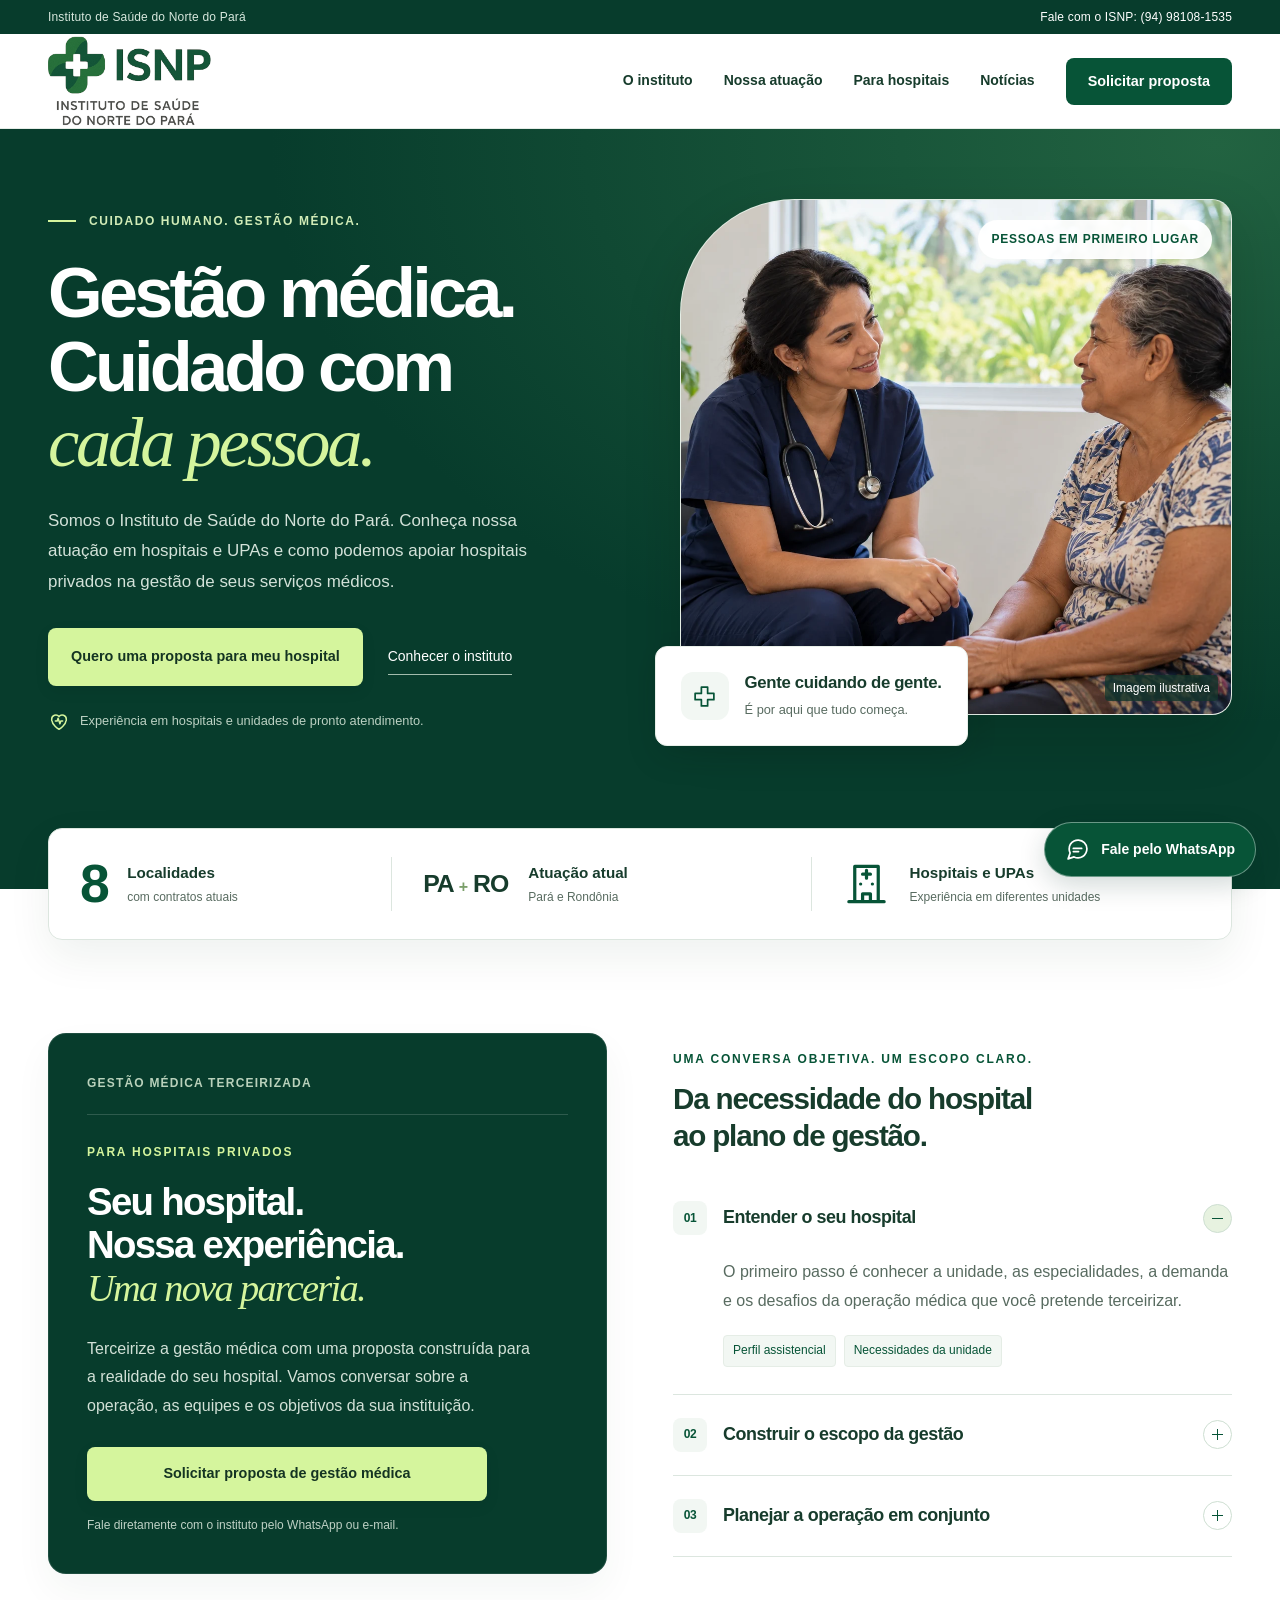
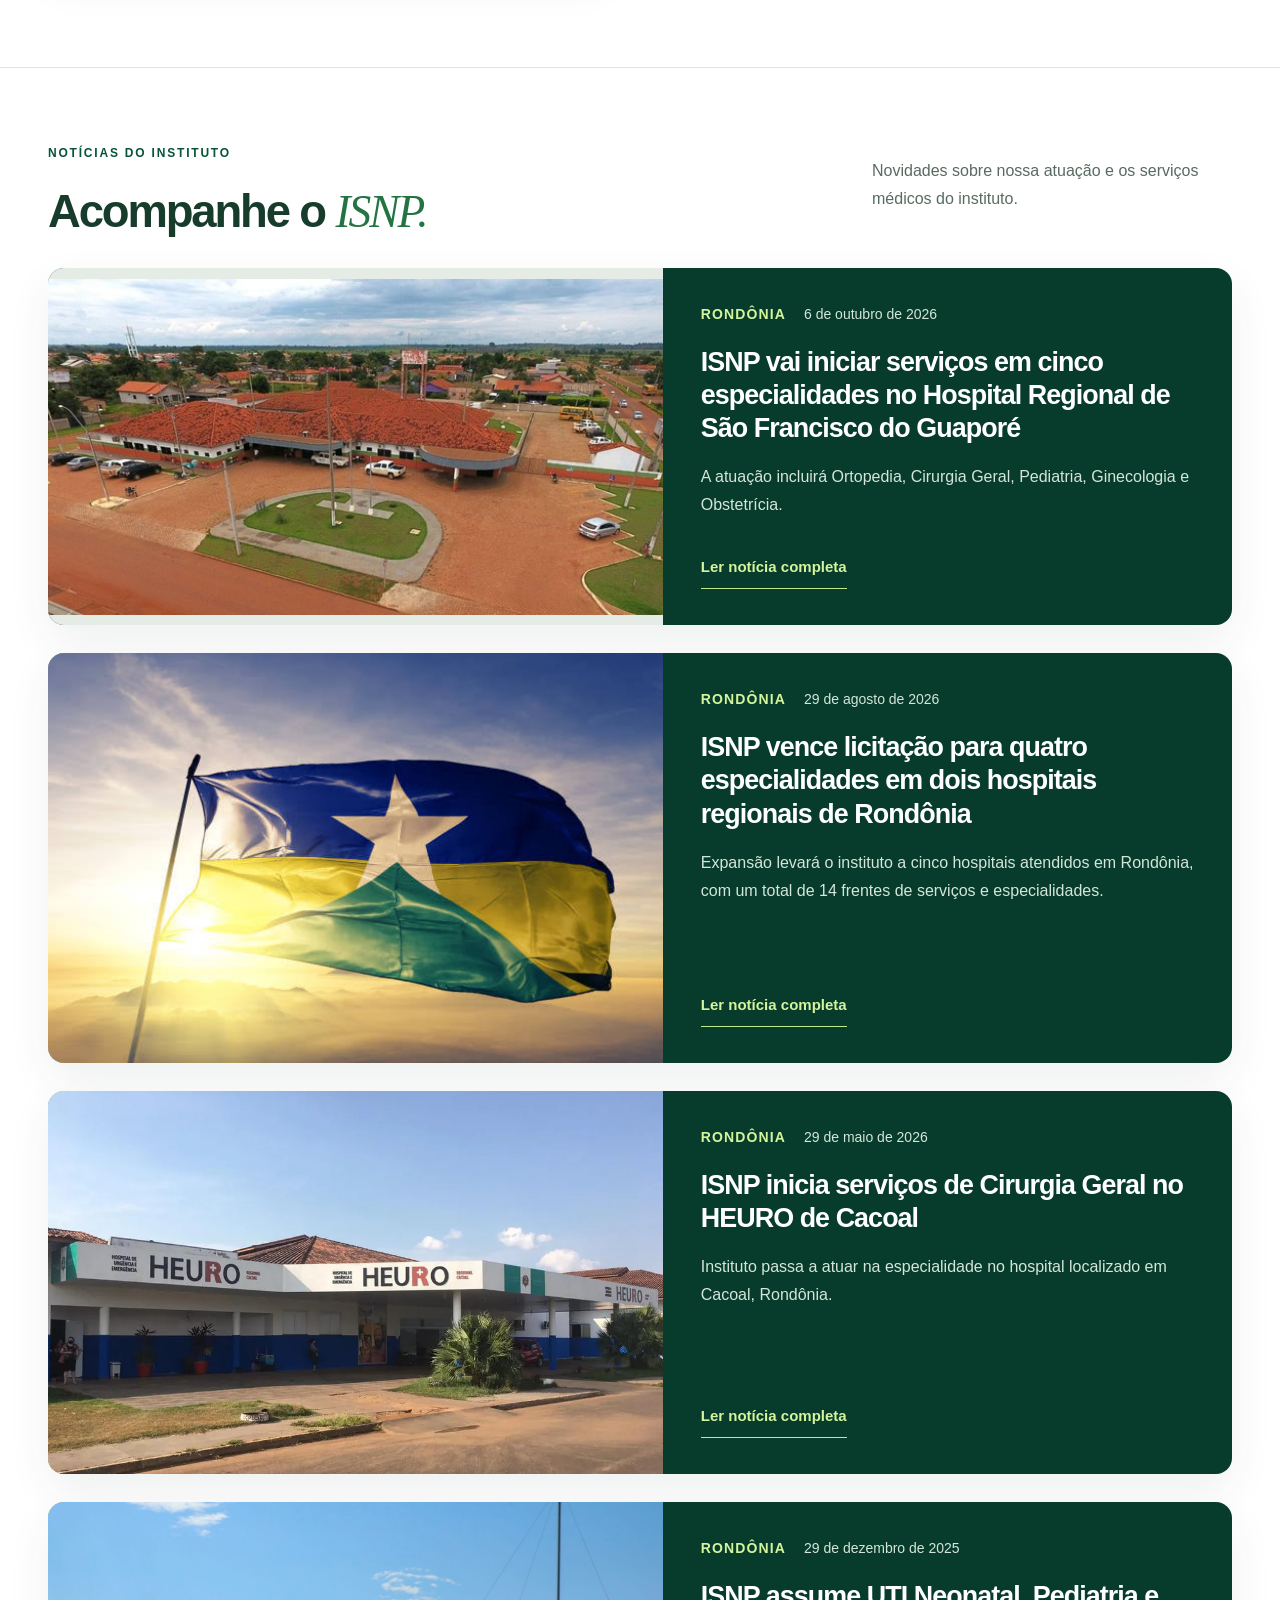
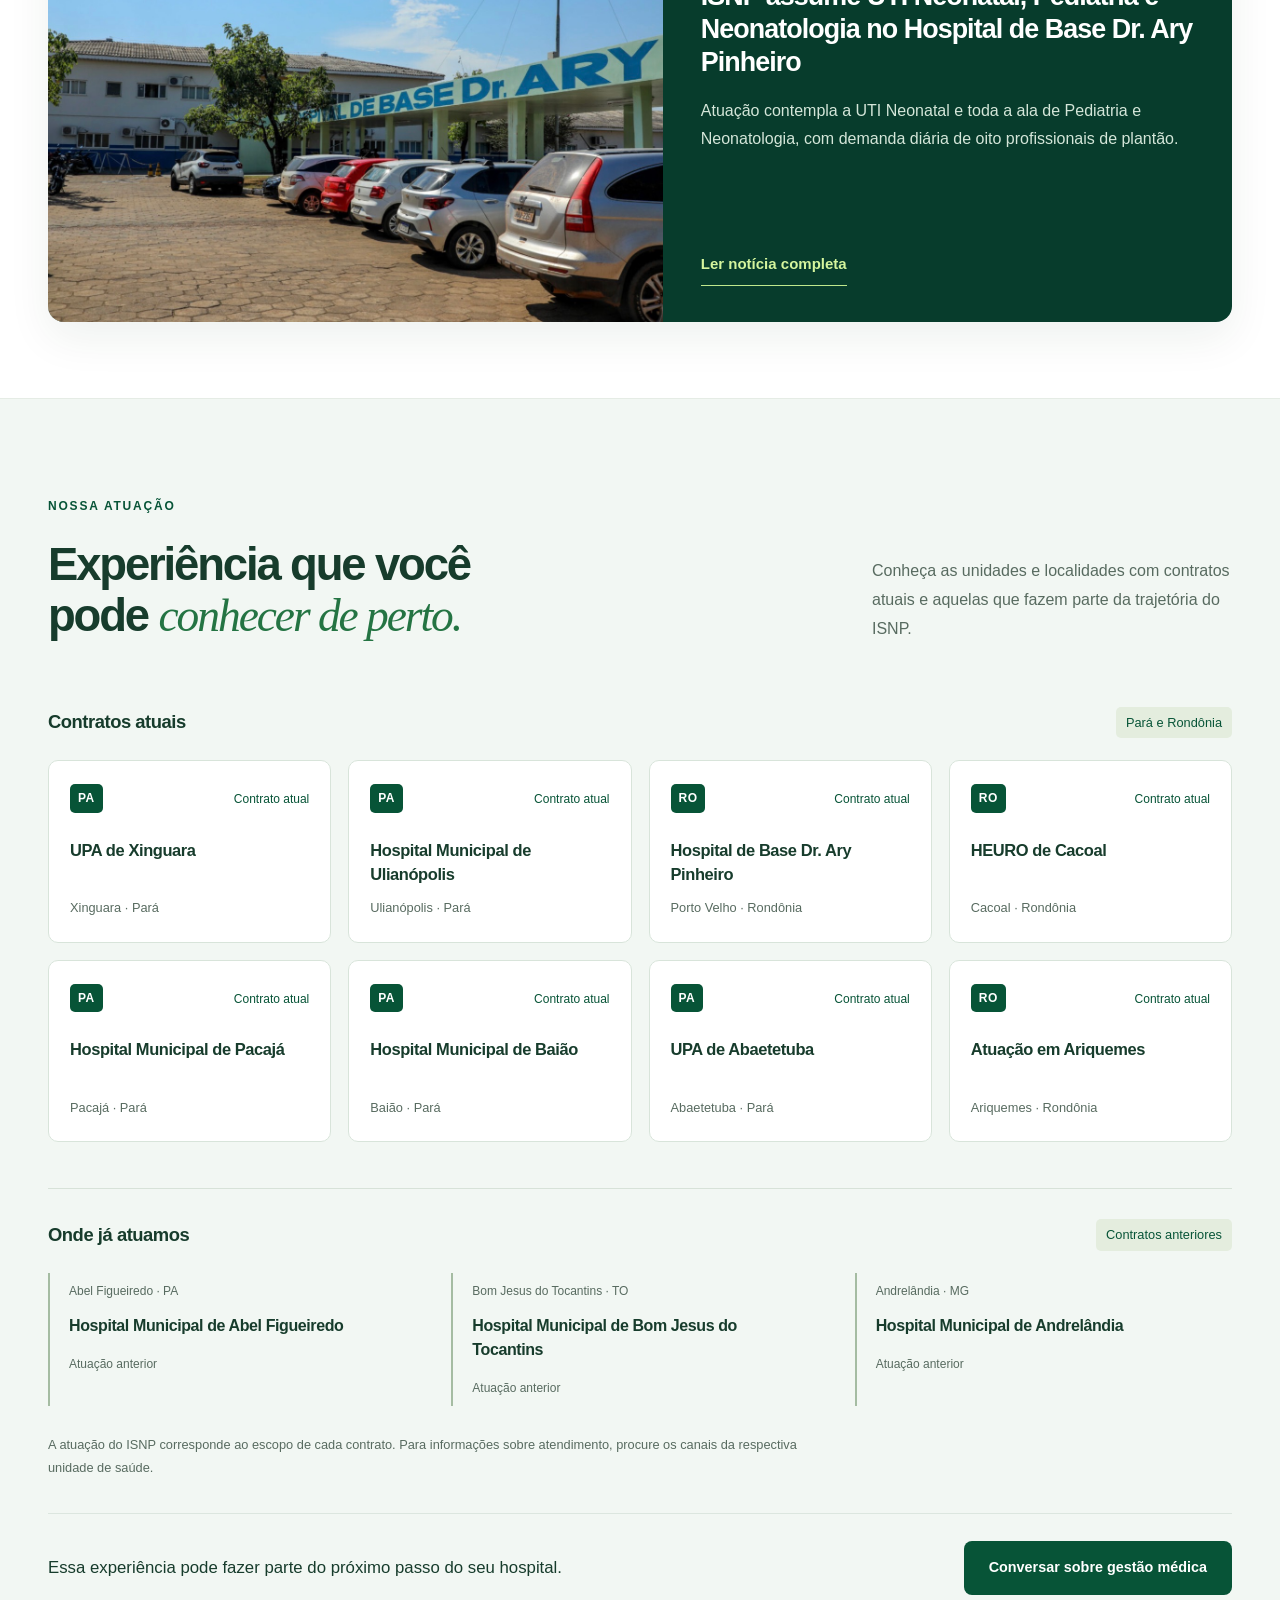
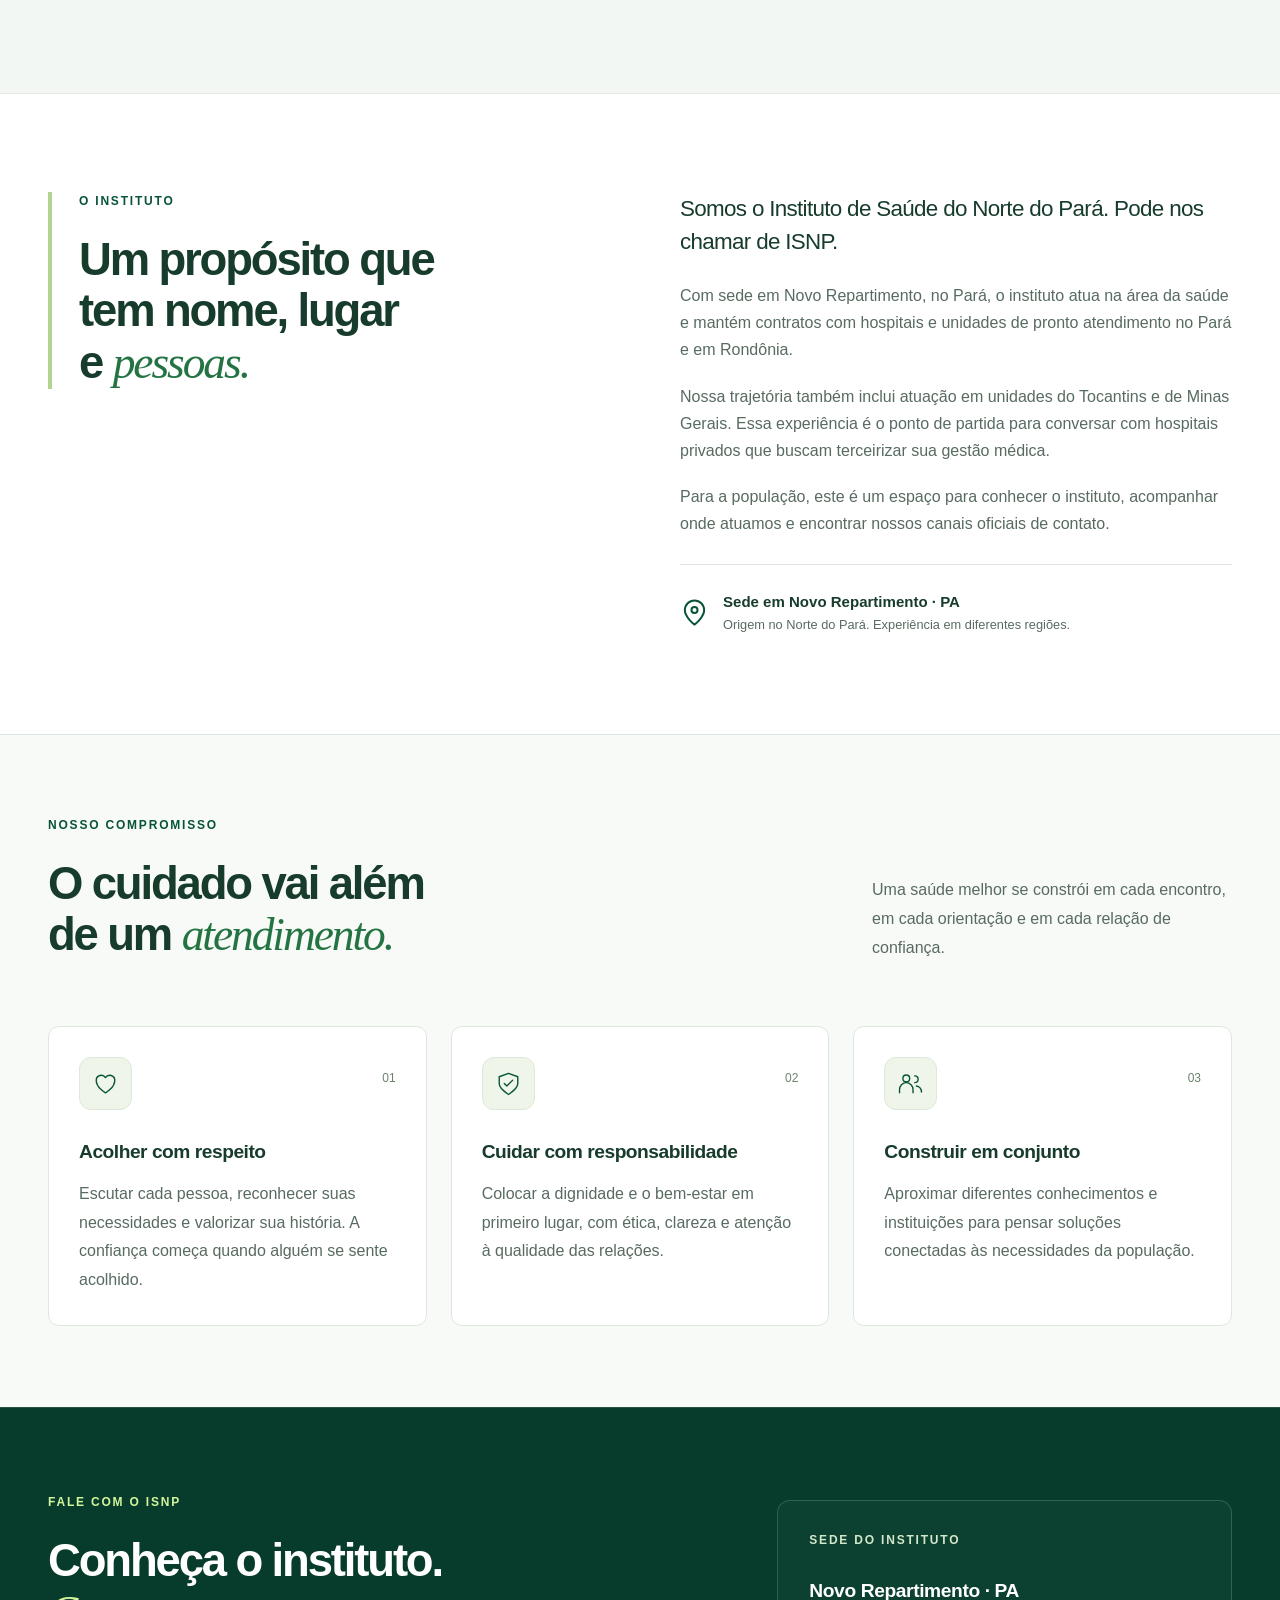
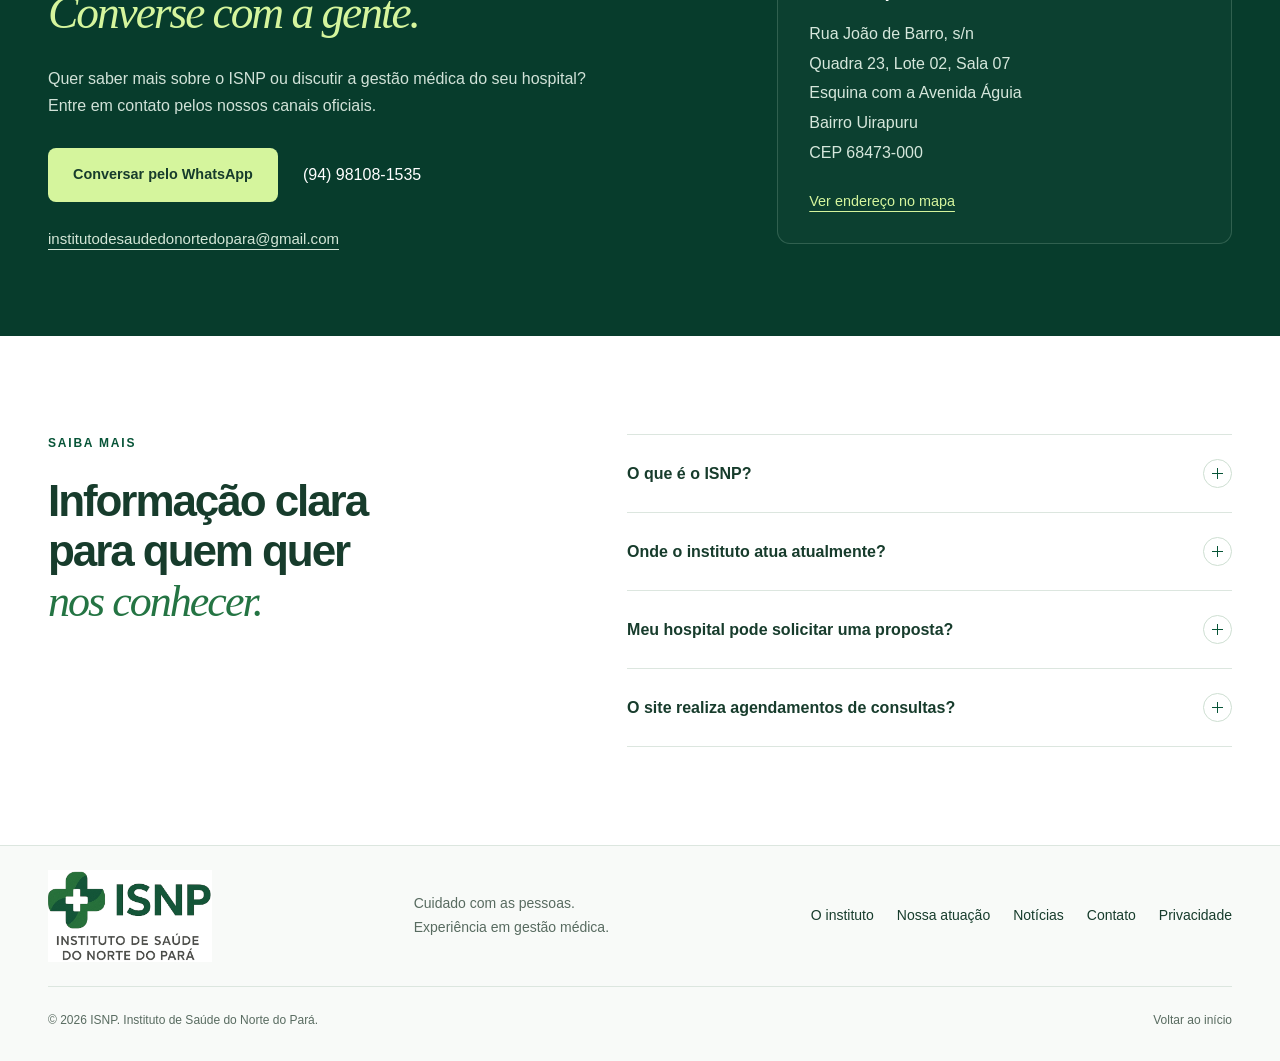
<file: index.html>
<!doctype html>
<html lang="pt-BR">
<head>
  <meta charset="utf-8">
  <meta name="viewport" content="width=device-width, initial-scale=1">
  <meta name="theme-color" content="#075437">
  <meta name="description" content="Conheça o ISNP, sua atuação em hospitais e UPAs e as soluções de terceirização da gestão médica para hospitais privados. Sede em Novo Repartimento, Pará.">
  <title>ISNP | Instituto de Saúde do Norte do Pará — Gestão Médica</title>
  <link rel="icon" type="image/svg+xml" href="data:image/svg+xml,%3Csvg xmlns='http://www.w3.org/2000/svg' viewBox='0 0 40 40'%3E%3Crect width='40' height='40' rx='10' fill='%23075437'/%3E%3Cpath d='M16 8h8v8h8v8h-8v8h-8v-8H8v-8h8z' fill='white'/%3E%3C/svg%3E">
  <link rel="stylesheet" href="styles.css">
  <link rel="stylesheet" href="news.css?v=20261006-2">
  <script src="app.js" defer></script>
  <link rel="canonical" href="https://www.institutodesaudedonortedopara.com/">
  <script type="application/ld+json">{"@context": "https://schema.org", "@type": "Organization", "name": "Instituto de Saúde do Norte do Pará", "alternateName": "ISNP", "url": "https://www.institutodesaudedonortedopara.com", "logo": "https://www.institutodesaudedonortedopara.com/isnp-logo.png", "telephone": "+55 94 98108-1535", "email": "institutodesaudedonortedopara@gmail.com", "address": {"@type": "PostalAddress", "streetAddress": "Rua João de Barro, s/n, Quadra 23, Lote 02, Sala 07, esquina com a Avenida Águia, bairro Uirapuru", "addressLocality": "Novo Repartimento", "addressRegion": "PA", "postalCode": "68473-000", "addressCountry": "BR"}}</script>
</head>
<body>
  <a class="skip-link" href="#conteudo">Pular para o conteúdo</a>
  <div class="topbar"><div class="container"><span>Instituto de Saúde do Norte do Pará</span><a href="tel:+5594981081535">Fale com o ISNP: (94) 98108-1535</a></div></div>
  <header class="site-header">
    <div class="container header-inner">
      <a class="brand" href="#inicio" aria-label="ISNP — início"><span class="logo-frame"><img src="isnp-logo.png" alt="ISNP — Instituto de Saúde do Norte do Pará" width="1563" height="1563"></span></a>
      <button class="menu-toggle" type="button" aria-expanded="false" aria-controls="navigation"><span>Menu</span><svg viewBox="0 0 24 24" aria-hidden="true"><path d="M4 7h16M4 12h16M4 17h16"/></svg></button>
      <nav id="navigation" aria-label="Navegação principal">
        <a href="#instituto">O instituto</a><a href="#atuacao">Nossa atuação</a><a href="#parcerias">Para hospitais</a><a href="#noticias">Notícias</a><button class="button button-small" type="button" data-open-proposal>Solicitar proposta</button>
      </nav>
    </div>
  </header>
  <main id="conteudo">
    <section class="hero-shell" id="inicio" aria-labelledby="hero-title"><div class="hero container">
      <div class="hero-copy">
        <p class="eyebrow"><span class="short-line"></span> CUIDADO HUMANO. GESTÃO MÉDICA.</p>
        <h1 id="hero-title">Gestão médica.<br>Cuidado com<br><em>cada pessoa.</em></h1>
        <p class="hero-description">Somos o Instituto de Saúde do Norte do Pará. Conheça nossa atuação em hospitais e UPAs e como podemos apoiar hospitais privados na gestão de seus serviços médicos.</p>
        <div class="hero-actions"><button class="button button-accent" type="button" data-open-proposal>Quero uma proposta para meu hospital</button><a class="hero-secondary" href="#instituto">Conhecer o instituto</a></div>
        <div class="hero-signature"><svg viewBox="0 0 24 24" aria-hidden="true"><path d="M12 21s-8-4.5-8-11a4.5 4.5 0 0 1 8-2.8A4.5 4.5 0 0 1 20 10c0 6.5-8 11-8 11Z"/><path d="M8 12h2l1-3 2 6 1-3h2"/></svg><span>Experiência em hospitais e unidades de pronto atendimento.</span></div>
      </div>
      <div class="hero-visual">
        <div class="photo-wrap"><span class="photo-badge">PESSOAS EM PRIMEIRO LUGAR</span><img class="hero-photo" src="cuidado-isnp.webp" alt="Cena ilustrativa de uma profissional de saúde acolhendo uma paciente em um consultório" width="1536" height="1024" fetchpriority="high"><span class="photo-credit">Imagem ilustrativa</span></div>
        <div class="photo-note"><span class="note-icon"><svg viewBox="0 0 24 24" aria-hidden="true"><path d="M9 3h6v6h6v6h-6v6H9v-6H3V9h6z"/></svg></span><div><strong>Gente cuidando de gente.</strong><span>É por aqui que tudo começa.</span></div></div>
        
      </div>
    </div></section>

    <section class="purpose-strip" aria-label="A experiência do ISNP"><div class="container purpose-grid">
      <div class="proof-item"><strong class="proof-number">8</strong><div><span>Localidades</span><p>com contratos atuais</p></div></div>
      <div class="proof-item"><strong class="proof-states">PA <span>+</span> RO</strong><div><span>Atuação atual</span><p>Pará e Rondônia</p></div></div>
      <div class="proof-item"><span class="proof-icon"><svg viewBox="0 0 24 24" aria-hidden="true"><path d="M6 21V3h12v18M3 21h18M10 21v-4h4v4M10 7h4M12 5v4M9 12h.01M15 12h.01"/></svg></span><div><span>Hospitais e UPAs</span><p>Experiência em diferentes unidades</p></div></div>
    </div></section>

    <section class="section container partnerships" id="parcerias" aria-labelledby="partnership-title">
      <div class="partnership-intro"><span class="service-kicker">GESTÃO MÉDICA TERCEIRIZADA</span><p class="eyebrow">PARA HOSPITAIS PRIVADOS</p><h2 id="partnership-title">Seu hospital.<br>Nossa experiência.<br><em>Uma nova parceria.</em></h2><p>Terceirize a gestão médica com uma proposta construída para a realidade do seu hospital. Vamos conversar sobre a operação, as equipes e os objetivos da sua instituição.</p><button class="button button-accent" data-open-proposal type="button">Solicitar proposta de gestão médica</button><p class="small-note">Fale diretamente com o instituto pelo WhatsApp ou e-mail.</p></div>
      <div class="partner-options"><p class="eyebrow">UMA CONVERSA OBJETIVA. UM ESCOPO CLARO.</p><h3 class="process-title">Da necessidade do hospital<br>ao plano de gestão.</h3>
        <details open><summary><span class="partner-number">01</span><span>Entender o seu hospital</span><span class="expand-icon" aria-hidden="true"></span></summary><div class="detail-content"><p>O primeiro passo é conhecer a unidade, as especialidades, a demanda e os desafios da operação médica que você pretende terceirizar.</p><div class="tags"><span>Perfil assistencial</span><span>Necessidades da unidade</span></div></div></details>
        <details><summary><span class="partner-number">02</span><span>Construir o escopo da gestão</span><span class="expand-icon" aria-hidden="true"></span></summary><div class="detail-content"><p>Alinhar os serviços, a organização das equipes e escalas, as responsabilidades e os objetivos que devem compor a proposta para o hospital.</p><div class="tags"><span>Equipes e escalas</span><span>Responsabilidades definidas</span></div></div></details>
        <details><summary><span class="partner-number">03</span><span>Planejar a operação em conjunto</span><span class="expand-icon" aria-hidden="true"></span></summary><div class="detail-content"><p>Discutir a implantação e o acompanhamento da gestão médica, com pontos de contato e rotinas de alinhamento entre o instituto e a direção hospitalar.</p><div class="tags"><span>Implantação</span><span>Acompanhamento da gestão</span></div></div></details>
      </div>
    </section>

    <section class="news-section" id="noticias" aria-labelledby="news-title"><div class="container section">
      <div class="section-heading"><div><p class="eyebrow">NOTÍCIAS DO INSTITUTO</p><h2 id="news-title">Acompanhe o <em>ISNP.</em></h2></div><p>Novidades sobre nossa atuação e os serviços médicos do instituto.</p></div>
      <div class="news-grid">
        <article class="news-feature">
          <a class="news-photo-link" href="noticias/isnp-hospital-regional-sao-francisco-guapore.html" aria-label="Ler notícia sobre a atuação do ISNP em São Francisco do Guaporé"><img src="hospital-regional-sao-francisco-guapore.jpg" alt="Vista aérea do Hospital Regional de São Francisco do Guaporé, em Rondônia" width="600" height="328" loading="lazy"></a>
          <div class="news-feature-copy"><div class="news-meta"><span>RONDÔNIA</span><time datetime="2026-10-06">6 de outubro de 2026</time></div><h3><a href="noticias/isnp-hospital-regional-sao-francisco-guapore.html">ISNP vai iniciar serviços em cinco especialidades no Hospital Regional de São Francisco do Guaporé</a></h3><p>A atuação incluirá Ortopedia, Cirurgia Geral, Pediatria, Ginecologia e Obstetrícia.</p><a class="news-read" href="noticias/isnp-hospital-regional-sao-francisco-guapore.html">Ler notícia completa</a></div>
        </article>
        <article class="news-feature">
          <a class="news-photo-link" href="noticias/isnp-licitacao-especialidades-hospitais-regionais-rondonia.html" aria-label="Ler notícia sobre a expansão do ISNP em Rondônia"><img src="rondonia-expansao-servicos-isnp.jpg" alt="Bandeira do estado de Rondônia ao pôr do sol" width="612" height="408" style="aspect-ratio:612/408" loading="lazy"></a>
          <div class="news-feature-copy"><div class="news-meta"><span>RONDÔNIA</span><time datetime="2026-08-29">29 de agosto de 2026</time></div><h3><a href="noticias/isnp-licitacao-especialidades-hospitais-regionais-rondonia.html">ISNP vence licitação para quatro especialidades em dois hospitais regionais de Rondônia</a></h3><p>Expansão levará o instituto a cinco hospitais atendidos em Rondônia, com um total de 14 frentes de serviços e especialidades.</p><a class="news-read" href="noticias/isnp-licitacao-especialidades-hospitais-regionais-rondonia.html">Ler notícia completa</a></div>
        </article>
        <article class="news-feature">
          <a class="news-photo-link" href="noticias/isnp-cirurgia-geral-heuro-cacoal.html" aria-label="Ler notícia sobre o início dos serviços de Cirurgia Geral no HEURO de Cacoal"><img src="heuro-cacoal-cirurgia-geral.webp" alt="Fachada do HEURO de Cacoal, em Rondônia" width="984" height="613" style="aspect-ratio:984/613" loading="lazy"></a>
          <div class="news-feature-copy"><div class="news-meta"><span>RONDÔNIA</span><time datetime="2026-05-29">29 de maio de 2026</time></div><h3><a href="noticias/isnp-cirurgia-geral-heuro-cacoal.html">ISNP inicia serviços de Cirurgia Geral no HEURO de Cacoal</a></h3><p>Instituto passa a atuar na especialidade no hospital localizado em Cacoal, Rondônia.</p><a class="news-read" href="noticias/isnp-cirurgia-geral-heuro-cacoal.html">Ler notícia completa</a></div>
        </article>
        <article class="news-feature">
          <a class="news-photo-link" href="noticias/isnp-uti-neonatal-pediatria-hospital-base-ary-pinheiro.html" aria-label="Ler notícia sobre a atuação do ISNP no Hospital de Base Dr. Ary Pinheiro"><img src="hospital-base-ary-pinheiro-neonatologia.jpg" alt="Fachada do Hospital de Base Dr. Ary Pinheiro, em Porto Velho, Rondônia" width="1320" height="901" style="aspect-ratio:1320/901" loading="lazy"></a>
          <div class="news-feature-copy"><div class="news-meta"><span>RONDÔNIA</span><time datetime="2025-12-29">29 de dezembro de 2025</time></div><h3><a href="noticias/isnp-uti-neonatal-pediatria-hospital-base-ary-pinheiro.html">ISNP assume UTI Neonatal, Pediatria e Neonatologia no Hospital de Base Dr. Ary Pinheiro</a></h3><p>Atuação contempla a UTI Neonatal e toda a ala de Pediatria e Neonatologia, com demanda diária de oito profissionais de plantão.</p><a class="news-read" href="noticias/isnp-uti-neonatal-pediatria-hospital-base-ary-pinheiro.html">Ler notícia completa</a></div>
        </article>
      </div>
    </div></section>

    <section class="portfolio-section" id="atuacao" aria-labelledby="portfolio-title"><div class="container section">
      <div class="section-heading"><div><p class="eyebrow">NOSSA ATUAÇÃO</p><h2 id="portfolio-title">Experiência que você<br>pode <em>conhecer de perto.</em></h2></div><p>Conheça as unidades e localidades com contratos atuais e aquelas que fazem parte da trajetória do ISNP.</p></div>
      <div class="portfolio-subheading"><h3>Contratos atuais</h3><span>Pará e Rondônia</span></div>
      <div class="unit-grid">
        <article class="unit-card"><span class="state-tag">PA</span><span class="unit-status">Contrato atual</span><h3>UPA de Xinguara</h3><p>Xinguara · Pará</p></article>
        <article class="unit-card"><span class="state-tag">PA</span><span class="unit-status">Contrato atual</span><h3>Hospital Municipal de Ulianópolis</h3><p>Ulianópolis · Pará</p></article>
        <article class="unit-card"><span class="state-tag">RO</span><span class="unit-status">Contrato atual</span><h3>Hospital de Base Dr. Ary Pinheiro</h3><p>Porto Velho · Rondônia</p></article>
        <article class="unit-card"><span class="state-tag">RO</span><span class="unit-status">Contrato atual</span><h3>HEURO de Cacoal</h3><p>Cacoal · Rondônia</p></article>
        <article class="unit-card"><span class="state-tag">PA</span><span class="unit-status">Contrato atual</span><h3>Hospital Municipal de Pacajá</h3><p>Pacajá · Pará</p></article>
        <article class="unit-card"><span class="state-tag">PA</span><span class="unit-status">Contrato atual</span><h3>Hospital Municipal de Baião</h3><p>Baião · Pará</p></article>
        <article class="unit-card"><span class="state-tag">PA</span><span class="unit-status">Contrato atual</span><h3>UPA de Abaetetuba</h3><p>Abaetetuba · Pará</p></article>
        <article class="unit-card"><span class="state-tag">RO</span><span class="unit-status">Contrato atual</span><h3>Atuação em Ariquemes</h3><p>Ariquemes · Rondônia</p></article>
      </div>
      <div class="past-contracts"><div class="portfolio-subheading"><h3>Onde já atuamos</h3><span>Contratos anteriores</span></div><div class="history-grid">
        <article class="history-card"><span class="history-label">Abel Figueiredo · PA</span><h3>Hospital Municipal de Abel Figueiredo</h3><span class="history-status">Atuação anterior</span></article>
        <article class="history-card"><span class="history-label">Bom Jesus do Tocantins · TO</span><h3>Hospital Municipal de Bom Jesus do Tocantins</h3><span class="history-status">Atuação anterior</span></article>
        <article class="history-card"><span class="history-label">Andrelândia · MG</span><h3>Hospital Municipal de Andrelândia</h3><span class="history-status">Atuação anterior</span></article>
      </div></div><p class="portfolio-note">A atuação do ISNP corresponde ao escopo de cada contrato. Para informações sobre atendimento, procure os canais da respectiva unidade de saúde.</p>
      <div class="portfolio-cta"><p>Essa experiência pode fazer parte do próximo passo do seu hospital.</p><button class="button" type="button" data-open-proposal>Conversar sobre gestão médica</button></div>
    </div></section>
    <section class="section container about" id="instituto" aria-labelledby="about-title">
      <div><p class="eyebrow">O INSTITUTO</p><h2 id="about-title">Um propósito que<br>tem nome, lugar<br>e <em>pessoas.</em></h2></div>
      <div class="about-copy"><p class="lead">Somos o Instituto de Saúde do Norte do Pará. Pode nos chamar de ISNP.</p><p>Com sede em Novo Repartimento, no Pará, o instituto atua na área da saúde e mantém contratos com hospitais e unidades de pronto atendimento no Pará e em Rondônia.</p><p>Nossa trajetória também inclui atuação em unidades do Tocantins e de Minas Gerais. Essa experiência é o ponto de partida para conversar com hospitais privados que buscam terceirizar sua gestão médica.</p><p>Para a população, este é um espaço para conhecer o instituto, acompanhar onde atuamos e encontrar nossos canais oficiais de contato.</p><div class="region-note"><svg viewBox="0 0 24 24" aria-hidden="true"><path d="M20 10c0 6-8 12-8 12S4 16 4 10a8 8 0 1 1 16 0Z"/><circle cx="12" cy="10" r="2.5"/></svg><div><strong>Sede em Novo Repartimento · PA</strong><span>Origem no Norte do Pará. Experiência em diferentes regiões.</span></div></div></div>
    </section>

    <section class="commitment-section" id="compromisso" aria-labelledby="commitment-title"><div class="container section">
      <div class="section-heading"><div><p class="eyebrow">NOSSO COMPROMISSO</p><h2 id="commitment-title">O cuidado vai além<br>de um <em>atendimento.</em></h2></div><p>Uma saúde melhor se constrói em cada encontro, em cada orientação e em cada relação de confiança.</p></div>
      <div class="value-grid">
        <article class="value-card"><span class="card-icon"><svg viewBox="0 0 32 32" aria-hidden="true"><path d="M16 27S5 21 5 12a6 6 0 0 1 11-3 6 6 0 0 1 11 3c0 9-11 15-11 15Z"/></svg></span><span class="card-number">01</span><h3>Acolher com respeito</h3><p>Escutar cada pessoa, reconhecer suas necessidades e valorizar sua história. A confiança começa quando alguém se sente acolhido.</p></article>
        <article class="value-card"><span class="card-icon"><svg viewBox="0 0 32 32" aria-hidden="true"><path d="M16 4 27 8v8c0 6-11 13-11 13S5 22 5 16V8L16 4Z"/><path d="m11 16 3 3 7-7"/></svg></span><span class="card-number">02</span><h3>Cuidar com responsabilidade</h3><p>Colocar a dignidade e o bem-estar em primeiro lugar, com ética, clareza e atenção à qualidade das relações.</p></article>
        <article class="value-card"><span class="card-icon"><svg viewBox="0 0 32 32" aria-hidden="true"><circle cx="11" cy="10" r="4"/><path d="M3 27v-4a8 8 0 0 1 16 0v4M21 7a4 4 0 0 1 0 8M23 19a7 7 0 0 1 6 7"/></svg></span><span class="card-number">03</span><h3>Construir em conjunto</h3><p>Aproximar diferentes conhecimentos e instituições para pensar soluções conectadas às necessidades da população.</p></article>
      </div>
    </div></section>


    <section class="connection-section" id="conectar" aria-labelledby="connection-title"><div class="container connection-inner"><div><p class="eyebrow">FALE COM O ISNP</p><h2 id="connection-title">Conheça o instituto.<br><em>Converse com a gente.</em></h2><p>Quer saber mais sobre o ISNP ou discutir a gestão médica do seu hospital? Entre em contato pelos nossos canais oficiais.</p><div class="contact-actions"><a class="button button-light" href="https://wa.me/5594981081535" target="_blank" rel="noopener noreferrer">Conversar pelo WhatsApp</a><a class="contact-phone" href="tel:+5594981081535">(94) 98108-1535</a></div><a class="contact-email" href="mailto:institutodesaudedonortedopara@gmail.com">institutodesaudedonortedopara@gmail.com</a></div><div class="connection-aside contact-address"><span class="aside-label">SEDE DO INSTITUTO</span><address><strong>Novo Repartimento · PA</strong><span>Rua João de Barro, s/n<br>Quadra 23, Lote 02, Sala 07<br>Esquina com a Avenida Águia<br>Bairro Uirapuru<br>CEP 68473-000</span></address><a class="map-link" href="https://www.google.com/maps/search/?api=1&amp;query=Rua%20Jo%C3%A3o%20de%20Barro%2C%20s/n%2C%20Quadra%2023%2C%20Lote%2002%2C%20Sala%2007%2C%20esquina%20com%20a%20Avenida%20%C3%81guia%2C%20Uirapuru%2C%20Novo%20Repartimento%2C%20PA%2C%2068473-000" target="_blank" rel="noopener noreferrer">Ver endereço no mapa</a></div></div></section>

    <section class="section container faq" aria-labelledby="faq-title"><div><p class="eyebrow">SAIBA MAIS</p><h2 id="faq-title">Informação clara<br>para quem quer<br><em>nos conhecer.</em></h2></div><div class="faq-list">
      <details><summary>O que é o ISNP?<span class="expand-icon" aria-hidden="true"></span></summary><p>O ISNP é o Instituto de Saúde do Norte do Pará, com sede em Novo Repartimento. Atua na área da saúde, mantém contratos com hospitais e UPAs e oferece diálogo comercial para a terceirização da gestão médica de hospitais privados.</p></details>
      <details><summary>Onde o instituto atua atualmente?<span class="expand-icon" aria-hidden="true"></span></summary><p>Os contratos atuais informados pelo instituto estão no Pará e em Rondônia. Veja as unidades e localidades na seção <a href="#atuacao">Nossa atuação</a>. Os contratos anteriores aparecem separadamente, para que você conheça também nossa trajetória.</p></details>
      <details><summary>Meu hospital pode solicitar uma proposta?<span class="expand-icon" aria-hidden="true"></span></summary><p>Sim. Use “Solicitar proposta de gestão médica” para informar o hospital, a cidade e sua necessidade. Revise a mensagem e continue no WhatsApp ou no seu aplicativo de e-mail para concluir o envio ao ISNP. Você também pode entrar em contato diretamente pelo <a href="tel:+5594981081535">(94) 98108-1535</a>.</p></details>
      <details><summary>O site realiza agendamentos de consultas?<span class="expand-icon" aria-hidden="true"></span></summary><p>Não. Este é o site institucional do ISNP. Agendamentos, disponibilidade de especialidades e orientações de acesso devem ser consultados diretamente com a unidade de saúde responsável pelo atendimento.</p></details>
    </div></section>
  </main>
  <footer><div class="container footer-main"><a class="brand" href="#inicio" aria-label="ISNP — voltar ao início"><span class="logo-frame"><img src="isnp-logo.png" alt="ISNP — Instituto de Saúde do Norte do Pará" width="1563" height="1563" loading="lazy"></span></a><p>Cuidado com as pessoas.<br>Experiência em gestão médica.</p><nav aria-label="Navegação do rodapé"><a href="#instituto">O instituto</a><a href="#atuacao">Nossa atuação</a><a href="#noticias">Notícias</a><a href="#conectar">Contato</a><button type="button" id="privacy-open">Privacidade</button></nav></div><div class="container footer-bottom"><span>© 2026 ISNP. Instituto de Saúde do Norte do Pará.</span><a href="#inicio">Voltar ao início</a></div></footer>

  <aside class="contact-dock" aria-label="Contato rápido com o ISNP"><button class="dock-proposal" data-open-proposal type="button">Pedir proposta</button><a class="dock-chat" href="https://wa.me/5594981081535?text=Ol%C3%A1%2C%20gostaria%20de%20conversar%20com%20o%20ISNP." target="_blank" rel="noopener noreferrer"><svg viewBox="0 0 24 24" aria-hidden="true"><path d="M21 11.5a8.4 8.4 0 0 1-.9 3.8 8.5 8.5 0 0 1-7.6 4.7 8.4 8.4 0 0 1-3.8-.9L3 21l1.9-5.7a8.4 8.4 0 0 1-.9-3.8 8.5 8.5 0 0 1 4.7-7.6 8.4 8.4 0 0 1 3.8-.9h.5a8.5 8.5 0 0 1 8 8v.5Z"/><path d="M8 11h8M8 14h5"/></svg><span><span class="dock-prefix">Fale pelo </span>WhatsApp</span></a></aside>

  <dialog id="proposal-dialog" aria-labelledby="proposal-title"><div class="dialog-inner"><button type="button" class="close-dialog" data-close aria-label="Fechar formulário">×</button><p class="eyebrow">GESTÃO MÉDICA PARA HOSPITAIS</p><h2 id="proposal-title">O próximo passo<br>para o seu <em>hospital.</em></h2><p class="dialog-description">Conte o que sua unidade precisa. Revise a mensagem e escolha WhatsApp ou e-mail para conversar diretamente com o ISNP.</p>
    <form id="proposal-form"><div class="form-row"><label>Hospital ou instituição<input name="organization" autocomplete="organization" maxlength="150" placeholder="Nome do hospital" required></label><label>Cidade / UF<input name="city" maxlength="100" placeholder="Ex.: Marabá / PA" required></label></div><label>Seu nome e cargo<input name="contact" autocomplete="name" maxlength="150" placeholder="Como podemos chamar você?" required></label><label>Qual serviço você procura?<select name="kind" required><option value="">Selecione uma opção</option><option>Terceirização da gestão médica</option><option>Gestão de equipes e escalas médicas</option><option>Outra demanda em gestão médica</option></select></label><label>Qual é a necessidade do hospital?<textarea name="idea" rows="4" minlength="10" maxlength="2000" placeholder="Conte sobre a operação, especialidades e o que pretende terceirizar." required></textarea></label><p class="form-note">Não inclua dados de pacientes ou informações de saúde pessoais.</p><button class="button" type="submit">Revisar solicitação</button></form>
    <div id="proposal-result" hidden><p class="result-heading">Sua solicitação está pronta para revisão.</p><p>Escolha um canal abaixo. O envio deve ser concluído por você no WhatsApp ou no aplicativo de e-mail.</p><label for="proposal-output">Mensagem para o ISNP</label><textarea id="proposal-output" rows="10" readonly></textarea><div class="result-actions"><a class="button" id="whatsapp-proposal" target="_blank" rel="noopener noreferrer" href="https://wa.me/5594981081535">Continuar no WhatsApp</a><a class="button button-outline" id="email-proposal" href="mailto:institutodesaudedonortedopara@gmail.com">Abrir no e-mail</a></div><div class="result-actions secondary-actions"><button class="text-link" id="copy-proposal" type="button">Copiar mensagem</button><button class="text-link" id="download-proposal" type="button">Baixar resumo</button><button class="text-link" id="edit-proposal" type="button">Editar</button></div><p class="status-message" id="proposal-status" role="status" aria-live="polite"></p></div>
  </div></dialog>
  <dialog id="privacy-dialog" aria-labelledby="privacy-title"><div class="dialog-inner"><button class="close-dialog" type="button" data-close aria-label="Fechar informações de privacidade">×</button><p class="eyebrow">PRIVACIDADE</p><h2 id="privacy-title">Suas informações<br>com <em>clareza.</em></h2><p>O formulário organiza sua solicitação no navegador. Não há cadastro, envio automático ou armazenamento permanente das informações do formulário nesta página.</p><p>Ao escolher “Continuar no WhatsApp” ou “Abrir no e-mail”, o resumo é transferido para o serviço escolhido. Você revisa e conclui o envio por esse canal, sujeito às regras de privacidade do respectivo serviço.</p><p>Ao baixar o resumo, você cria um arquivo no seu dispositivo. Ao copiar, o texto é colocado na sua área de transferência.</p><p>Não inclua dados de pacientes, documentos pessoais ou informações clínicas. Para falar com o ISNP sobre privacidade, escreva para <a class="privacy-email" href="mailto:institutodesaudedonortedopara@gmail.com">institutodesaudedonortedopara@gmail.com</a>.</p><button class="button" type="button" data-close>Entendi</button></div></dialog>
</body>
</html>
</file>
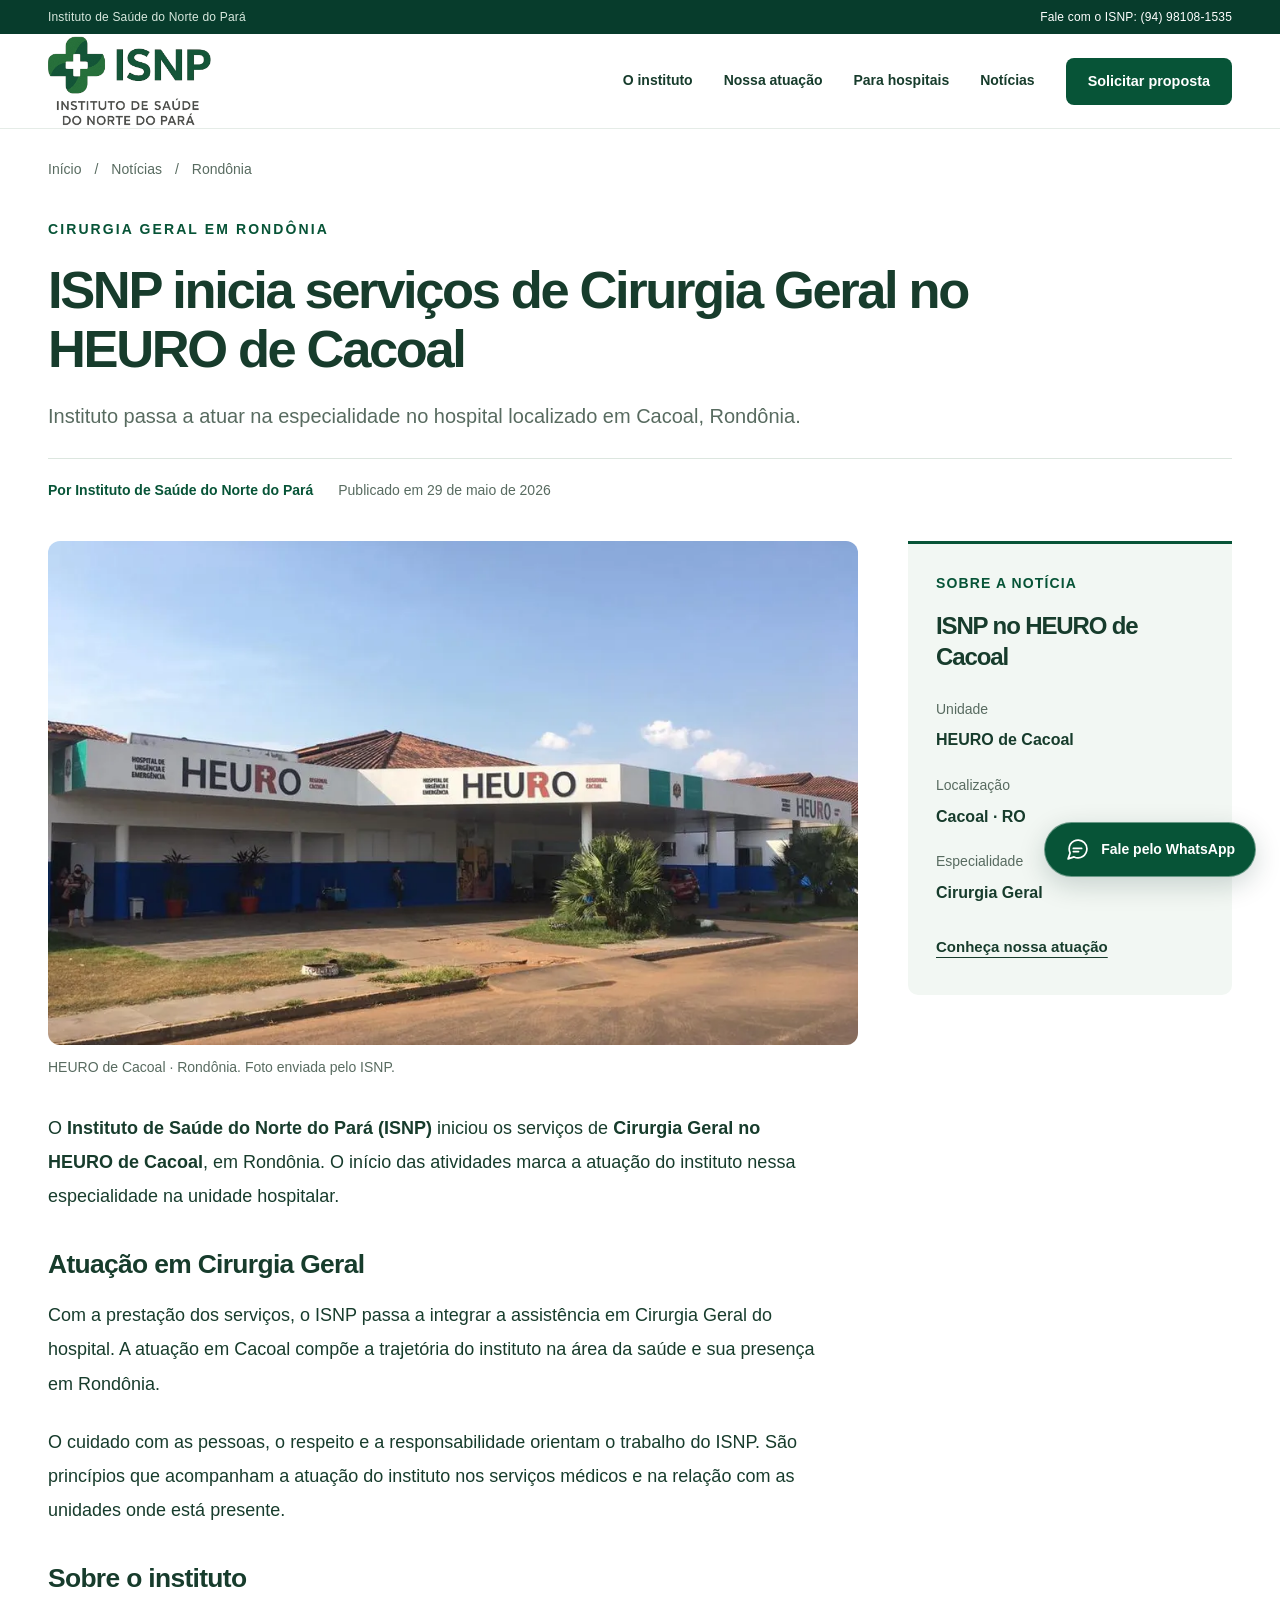
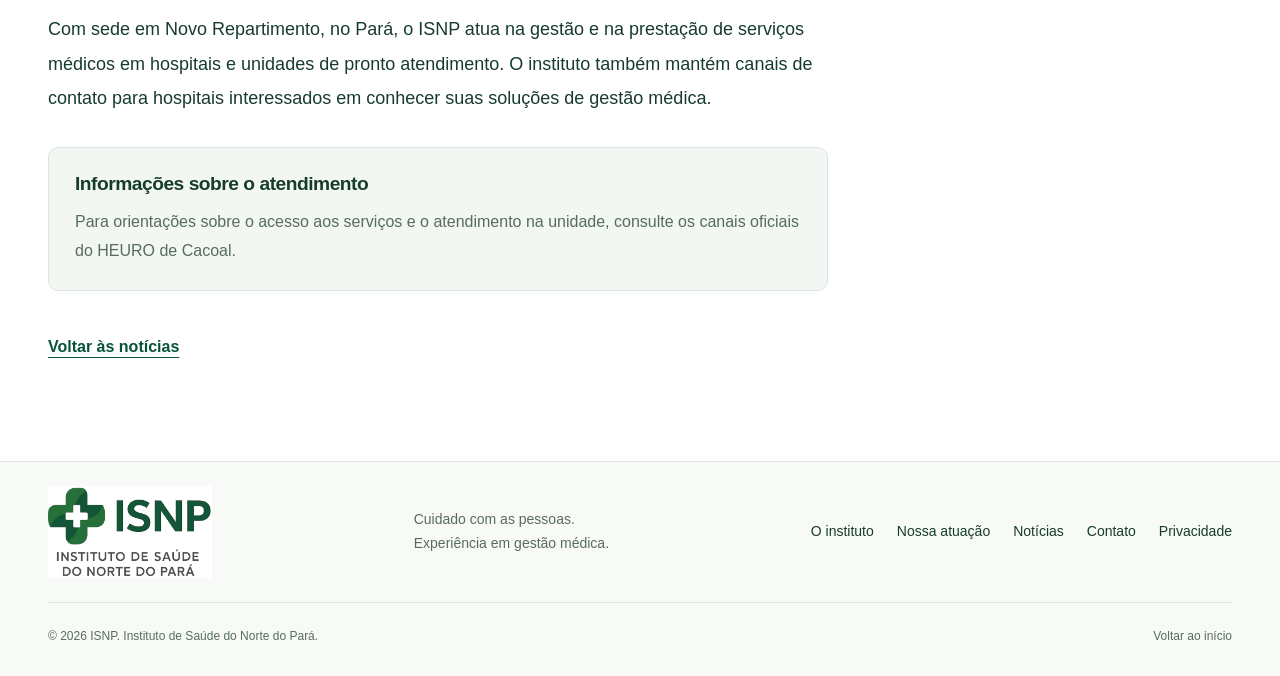
<file: noticias/isnp-cirurgia-geral-heuro-cacoal.html>
<!doctype html>
<html lang="pt-BR">
<head>
  <meta charset="utf-8">
  <meta name="viewport" content="width=device-width, initial-scale=1">
  <meta name="theme-color" content="#075437">
  <meta name="description" content="O Instituto de Saúde do Norte do Pará iniciou os serviços de Cirurgia Geral no HEURO de Cacoal, em Rondônia.">
  <title>ISNP inicia serviços de Cirurgia Geral no HEURO de Cacoal | Notícias</title>
  <link rel="icon" type="image/svg+xml" href="data:image/svg+xml,%3Csvg xmlns='http://www.w3.org/2000/svg' viewBox='0 0 40 40'%3E%3Crect width='40' height='40' rx='10' fill='%23075437'/%3E%3Cpath d='M16 8h8v8h8v8h-8v8h-8v-8H8v-8h8z' fill='white'/%3E%3C/svg%3E">
  <link rel="stylesheet" href="../styles.css">
  <link rel="stylesheet" href="../news.css?v=20261006-2">
  <script src="../app.js" defer></script>
  <link rel="canonical" href="https://www.institutodesaudedonortedopara.com/noticias/isnp-cirurgia-geral-heuro-cacoal.html">
  <script type="application/ld+json">{"@context": "https://schema.org", "@type": "Organization", "name": "Instituto de Saúde do Norte do Pará", "alternateName": "ISNP", "url": "https://www.institutodesaudedonortedopara.com", "logo": "https://www.institutodesaudedonortedopara.com/isnp-logo.png", "telephone": "+55 94 98108-1535", "email": "institutodesaudedonortedopara@gmail.com", "address": {"@type": "PostalAddress", "streetAddress": "Rua João de Barro, s/n, Quadra 23, Lote 02, Sala 07, esquina com a Avenida Águia, bairro Uirapuru", "addressLocality": "Novo Repartimento", "addressRegion": "PA", "postalCode": "68473-000", "addressCountry": "BR"}}</script>

  <meta property="og:type" content="article">
  <meta property="og:title" content="ISNP inicia serviços de Cirurgia Geral no HEURO de Cacoal">
  <meta property="og:description" content="O Instituto de Saúde do Norte do Pará iniciou os serviços de Cirurgia Geral no HEURO de Cacoal, em Rondônia.">
  <meta property="og:url" content="https://www.institutodesaudedonortedopara.com/noticias/isnp-cirurgia-geral-heuro-cacoal.html">
  <meta property="og:image" content="https://www.institutodesaudedonortedopara.com/heuro-cacoal-cirurgia-geral.webp">
  <script type="application/ld+json">{"@context": "https://schema.org", "@type": "NewsArticle", "headline": "ISNP inicia serviços de Cirurgia Geral no HEURO de Cacoal", "description": "O Instituto de Saúde do Norte do Pará iniciou os serviços de Cirurgia Geral no HEURO de Cacoal, em Rondônia.", "image": ["https://www.institutodesaudedonortedopara.com/heuro-cacoal-cirurgia-geral.webp"], "datePublished": "2026-05-29", "dateModified": "2026-10-06", "author": {"@type": "Organization", "name": "Instituto de Saúde do Norte do Pará", "url": "https://www.institutodesaudedonortedopara.com/"}, "publisher": {"@type": "Organization", "name": "Instituto de Saúde do Norte do Pará", "logo": {"@type": "ImageObject", "url": "https://www.institutodesaudedonortedopara.com/isnp-logo.png"}}, "mainEntityOfPage": {"@type": "WebPage", "@id": "https://www.institutodesaudedonortedopara.com/noticias/isnp-cirurgia-geral-heuro-cacoal.html"}}</script>
</head>

<body>
  <a class="skip-link" href="#conteudo">Pular para o conteúdo</a>
  <div class="topbar"><div class="container"><span>Instituto de Saúde do Norte do Pará</span><a href="tel:+5594981081535">Fale com o ISNP: (94) 98108-1535</a></div></div>
  <header class="site-header">
    <div class="container header-inner">
      <a class="brand" href="../#inicio" aria-label="ISNP — início"><span class="logo-frame"><img src="../isnp-logo.png" alt="ISNP — Instituto de Saúde do Norte do Pará" width="1563" height="1563"></span></a>
      <button class="menu-toggle" type="button" aria-expanded="false" aria-controls="navigation"><span>Menu</span><svg viewBox="0 0 24 24" aria-hidden="true"><path d="M4 7h16M4 12h16M4 17h16"/></svg></button>
      <nav id="navigation" aria-label="Navegação principal">
        <a href="../#instituto">O instituto</a><a href="../#atuacao">Nossa atuação</a><a href="../#parcerias">Para hospitais</a><a href="../#noticias">Notícias</a><button class="button button-small" type="button" data-open-proposal>Solicitar proposta</button>
      </nav>
    </div>
  </header>
  <main id="conteudo" class="news-article-main">
    <article class="news-article">
      <header class="news-article-header container">
        <nav class="news-breadcrumb" aria-label="Localização"><a href="../">Início</a><span aria-hidden="true">/</span><a href="../#noticias">Notícias</a><span aria-hidden="true">/</span><span>Rondônia</span></nav>
        <p class="eyebrow">CIRURGIA GERAL EM RONDÔNIA</p>
        <h1>ISNP inicia serviços de Cirurgia Geral no HEURO de Cacoal</h1>
        <p class="news-deck">Instituto passa a atuar na especialidade no hospital localizado em Cacoal, Rondônia.</p>
        <div class="news-byline"><span>Por Instituto de Saúde do Norte do Pará</span><time datetime="2026-05-29">Publicado em 29 de maio de 2026</time></div>
      </header>
      <div class="container news-article-layout">
        <div class="news-story">
          <figure class="news-article-photo"><img src="../heuro-cacoal-cirurgia-geral.webp" alt="Fachada do HEURO de Cacoal, em Rondônia" width="984" height="613" fetchpriority="high"><figcaption>HEURO de Cacoal · Rondônia. Foto enviada pelo ISNP.</figcaption></figure>
          <div class="news-prose">
            <p>O <strong>Instituto de Saúde do Norte do Pará (ISNP)</strong> iniciou os serviços de <strong>Cirurgia Geral no HEURO de Cacoal</strong>, em Rondônia. O início das atividades marca a atuação do instituto nessa especialidade na unidade hospitalar.</p>
            <h2>Atuação em Cirurgia Geral</h2>
            <p>Com a prestação dos serviços, o ISNP passa a integrar a assistência em Cirurgia Geral do hospital. A atuação em Cacoal compõe a trajetória do instituto na área da saúde e sua presença em Rondônia.</p>
            <p>O cuidado com as pessoas, o respeito e a responsabilidade orientam o trabalho do ISNP. São princípios que acompanham a atuação do instituto nos serviços médicos e na relação com as unidades onde está presente.</p>
            <h2>Sobre o instituto</h2>
            <p>Com sede em Novo Repartimento, no Pará, o ISNP atua na gestão e na prestação de serviços médicos em hospitais e unidades de pronto atendimento. O instituto também mantém canais de contato para hospitais interessados em conhecer suas soluções de gestão médica.</p>
            <aside class="news-service-note"><h2>Informações sobre o atendimento</h2><p>Para orientações sobre o acesso aos serviços e o atendimento na unidade, consulte os canais oficiais do HEURO de Cacoal.</p></aside>
            <a class="news-back" href="../#noticias">Voltar às notícias</a>
          </div>
        </div>
        <aside class="news-factbox" aria-labelledby="news-facts-title"><p class="eyebrow">SOBRE A NOTÍCIA</p><h2 id="news-facts-title">ISNP no HEURO de Cacoal</h2><dl><dt>Unidade</dt><dd>HEURO de Cacoal</dd><dt>Localização</dt><dd>Cacoal · RO</dd><dt>Especialidade</dt><dd>Cirurgia Geral</dd></dl><a href="../#atuacao">Conheça nossa atuação</a></aside>
      </div>
    </article>
  </main>
  <footer><div class="container footer-main"><a class="brand" href="../#inicio" aria-label="ISNP — voltar ao início"><span class="logo-frame"><img src="../isnp-logo.png" alt="ISNP — Instituto de Saúde do Norte do Pará" width="1563" height="1563" loading="lazy"></span></a><p>Cuidado com as pessoas.<br>Experiência em gestão médica.</p><nav aria-label="Navegação do rodapé"><a href="../#instituto">O instituto</a><a href="../#atuacao">Nossa atuação</a><a href="../#noticias">Notícias</a><a href="../#conectar">Contato</a><button type="button" id="privacy-open">Privacidade</button></nav></div><div class="container footer-bottom"><span>© 2026 ISNP. Instituto de Saúde do Norte do Pará.</span><a href="../#inicio">Voltar ao início</a></div></footer>

  <aside class="contact-dock" aria-label="Contato rápido com o ISNP"><button class="dock-proposal" data-open-proposal type="button">Pedir proposta</button><a class="dock-chat" href="https://wa.me/5594981081535?text=Ol%C3%A1%2C%20gostaria%20de%20conversar%20com%20o%20ISNP." target="_blank" rel="noopener noreferrer"><svg viewBox="0 0 24 24" aria-hidden="true"><path d="M21 11.5a8.4 8.4 0 0 1-.9 3.8 8.5 8.5 0 0 1-7.6 4.7 8.4 8.4 0 0 1-3.8-.9L3 21l1.9-5.7a8.4 8.4 0 0 1-.9-3.8 8.5 8.5 0 0 1 4.7-7.6 8.4 8.4 0 0 1 3.8-.9h.5a8.5 8.5 0 0 1 8 8v.5Z"/><path d="M8 11h8M8 14h5"/></svg><span><span class="dock-prefix">Fale pelo </span>WhatsApp</span></a></aside>

  <dialog id="proposal-dialog" aria-labelledby="proposal-title"><div class="dialog-inner"><button type="button" class="close-dialog" data-close aria-label="Fechar formulário">×</button><p class="eyebrow">GESTÃO MÉDICA PARA HOSPITAIS</p><h2 id="proposal-title">O próximo passo<br>para o seu <em>hospital.</em></h2><p class="dialog-description">Conte o que sua unidade precisa. Revise a mensagem e escolha WhatsApp ou e-mail para conversar diretamente com o ISNP.</p>
    <form id="proposal-form"><div class="form-row"><label>Hospital ou instituição<input name="organization" autocomplete="organization" maxlength="150" placeholder="Nome do hospital" required></label><label>Cidade / UF<input name="city" maxlength="100" placeholder="Ex.: Marabá / PA" required></label></div><label>Seu nome e cargo<input name="contact" autocomplete="name" maxlength="150" placeholder="Como podemos chamar você?" required></label><label>Qual serviço você procura?<select name="kind" required><option value="">Selecione uma opção</option><option>Terceirização da gestão médica</option><option>Gestão de equipes e escalas médicas</option><option>Outra demanda em gestão médica</option></select></label><label>Qual é a necessidade do hospital?<textarea name="idea" rows="4" minlength="10" maxlength="2000" placeholder="Conte sobre a operação, especialidades e o que pretende terceirizar." required></textarea></label><p class="form-note">Não inclua dados de pacientes ou informações de saúde pessoais.</p><button class="button" type="submit">Revisar solicitação</button></form>
    <div id="proposal-result" hidden><p class="result-heading">Sua solicitação está pronta para revisão.</p><p>Escolha um canal abaixo. O envio deve ser concluído por você no WhatsApp ou no aplicativo de e-mail.</p><label for="proposal-output">Mensagem para o ISNP</label><textarea id="proposal-output" rows="10" readonly></textarea><div class="result-actions"><a class="button" id="whatsapp-proposal" target="_blank" rel="noopener noreferrer" href="https://wa.me/5594981081535">Continuar no WhatsApp</a><a class="button button-outline" id="email-proposal" href="mailto:institutodesaudedonortedopara@gmail.com">Abrir no e-mail</a></div><div class="result-actions secondary-actions"><button class="text-link" id="copy-proposal" type="button">Copiar mensagem</button><button class="text-link" id="download-proposal" type="button">Baixar resumo</button><button class="text-link" id="edit-proposal" type="button">Editar</button></div><p class="status-message" id="proposal-status" role="status" aria-live="polite"></p></div>
  </div></dialog>
  <dialog id="privacy-dialog" aria-labelledby="privacy-title"><div class="dialog-inner"><button class="close-dialog" type="button" data-close aria-label="Fechar informações de privacidade">×</button><p class="eyebrow">PRIVACIDADE</p><h2 id="privacy-title">Suas informações<br>com <em>clareza.</em></h2><p>O formulário organiza sua solicitação no navegador. Não há cadastro, envio automático ou armazenamento permanente das informações do formulário nesta página.</p><p>Ao escolher “Continuar no WhatsApp” ou “Abrir no e-mail”, o resumo é transferido para o serviço escolhido. Você revisa e conclui o envio por esse canal, sujeito às regras de privacidade do respectivo serviço.</p><p>Ao baixar o resumo, você cria um arquivo no seu dispositivo. Ao copiar, o texto é colocado na sua área de transferência.</p><p>Não inclua dados de pacientes, documentos pessoais ou informações clínicas. Para falar com o ISNP sobre privacidade, escreva para <a class="privacy-email" href="mailto:institutodesaudedonortedopara@gmail.com">institutodesaudedonortedopara@gmail.com</a>.</p><button class="button" type="button" data-close>Entendi</button></div></dialog>
</body>
</html>
</file>
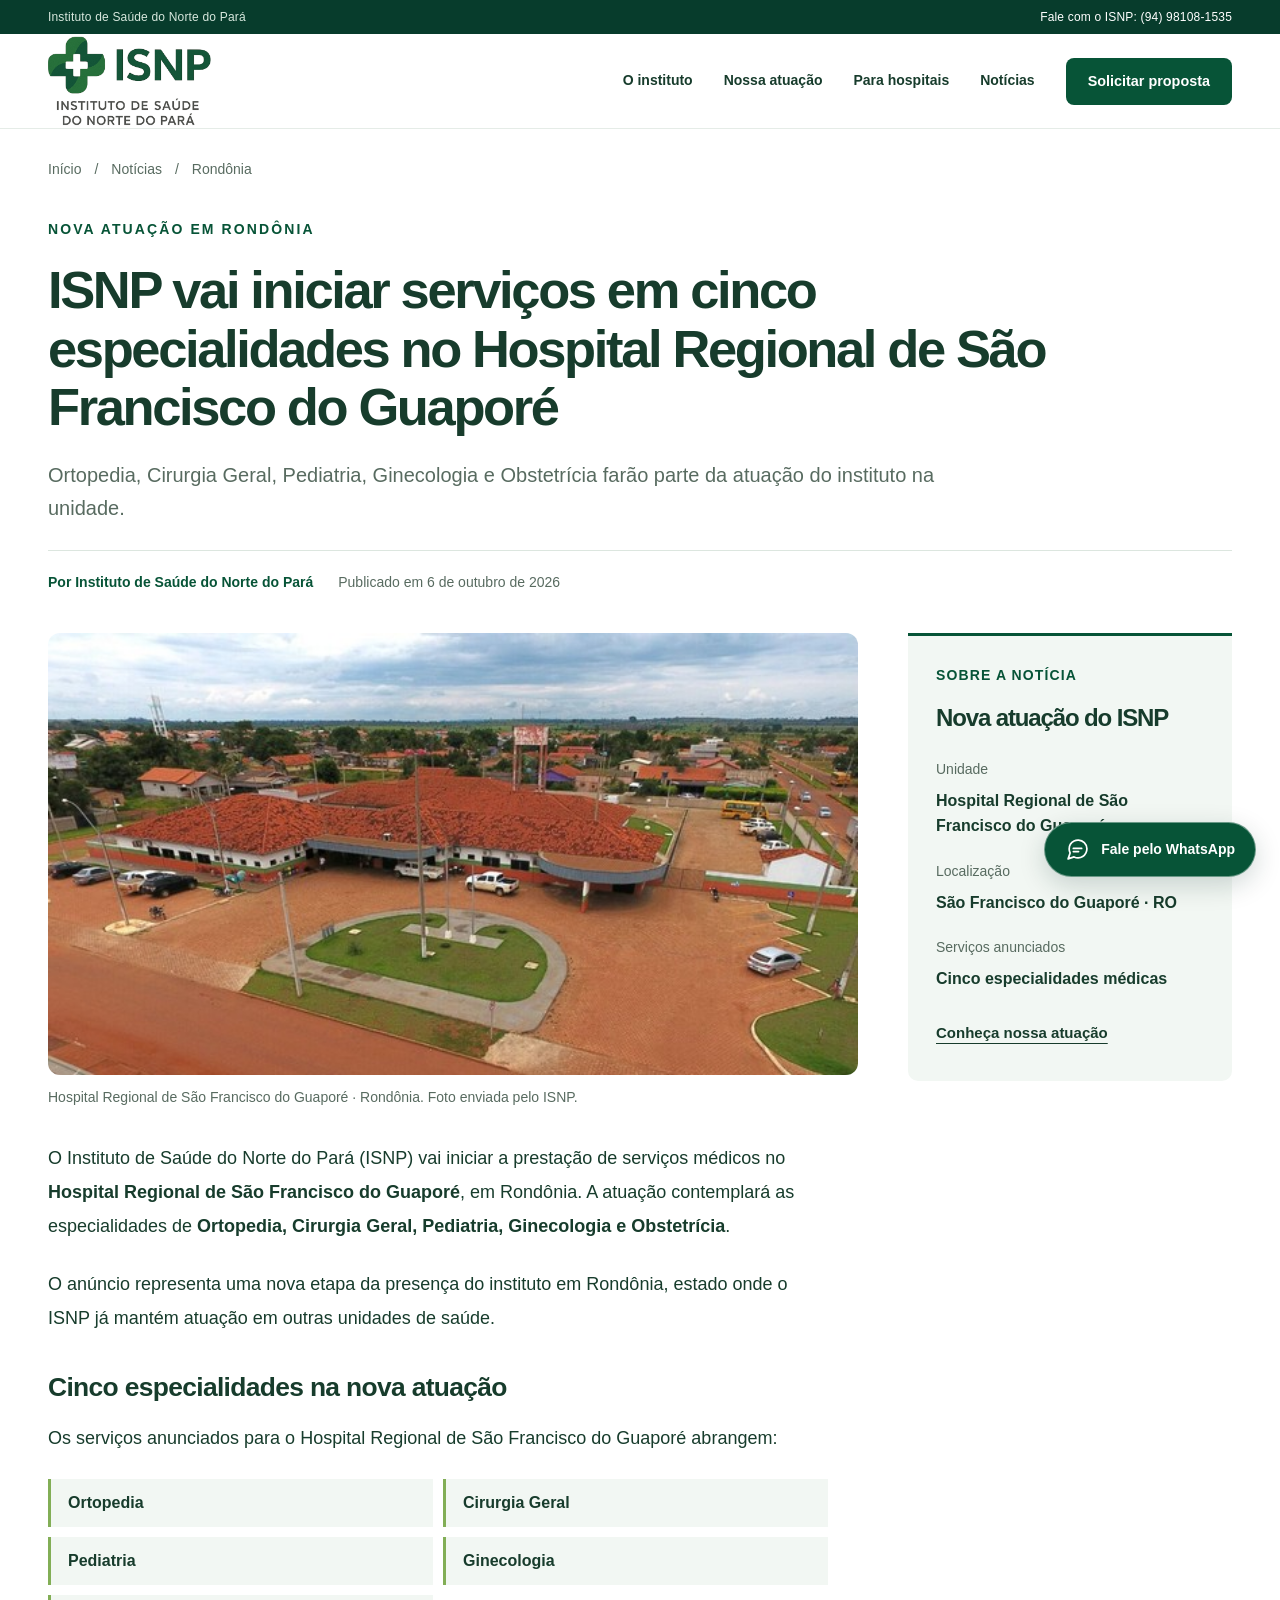
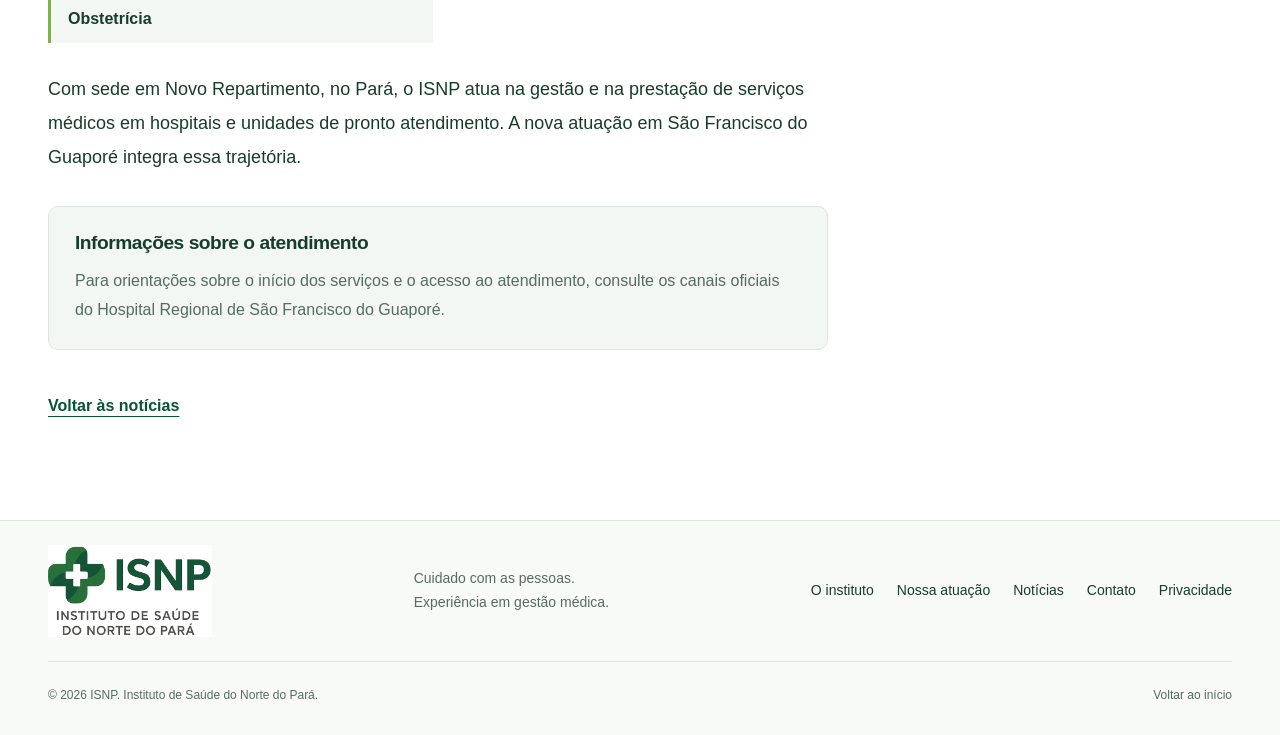
<file: noticias/isnp-hospital-regional-sao-francisco-guapore.html>
<!doctype html>
<html lang="pt-BR">
<head>
  <meta charset="utf-8">
  <meta name="viewport" content="width=device-width, initial-scale=1">
  <meta name="theme-color" content="#075437">
  <meta name="description" content="O ISNP vai iniciar serviços de Ortopedia, Cirurgia Geral, Pediatria, Ginecologia e Obstetrícia no Hospital Regional de São Francisco do Guaporé, em Rondônia.">
  <title>ISNP anuncia nova atuação em São Francisco do Guaporé | Notícias</title>
  <link rel="icon" type="image/svg+xml" href="data:image/svg+xml,%3Csvg xmlns='http://www.w3.org/2000/svg' viewBox='0 0 40 40'%3E%3Crect width='40' height='40' rx='10' fill='%23075437'/%3E%3Cpath d='M16 8h8v8h8v8h-8v8h-8v-8H8v-8h8z' fill='white'/%3E%3C/svg%3E">
  <link rel="stylesheet" href="../styles.css">
  <link rel="stylesheet" href="../news.css?v=20261006-2">
  <script src="../app.js" defer></script>
  <link rel="canonical" href="https://www.institutodesaudedonortedopara.com/noticias/isnp-hospital-regional-sao-francisco-guapore.html">
  <script type="application/ld+json">{"@context": "https://schema.org", "@type": "Organization", "name": "Instituto de Saúde do Norte do Pará", "alternateName": "ISNP", "url": "https://www.institutodesaudedonortedopara.com", "logo": "https://www.institutodesaudedonortedopara.com/isnp-logo.png", "telephone": "+55 94 98108-1535", "email": "institutodesaudedonortedopara@gmail.com", "address": {"@type": "PostalAddress", "streetAddress": "Rua João de Barro, s/n, Quadra 23, Lote 02, Sala 07, esquina com a Avenida Águia, bairro Uirapuru", "addressLocality": "Novo Repartimento", "addressRegion": "PA", "postalCode": "68473-000", "addressCountry": "BR"}}</script>

  <meta property="og:type" content="article">
  <meta property="og:title" content="ISNP anuncia nova atuação em São Francisco do Guaporé">
  <meta property="og:description" content="Ortopedia, Cirurgia Geral, Pediatria, Ginecologia e Obstetrícia no Hospital Regional de São Francisco do Guaporé, em Rondônia.">
  <meta property="og:url" content="https://www.institutodesaudedonortedopara.com/noticias/isnp-hospital-regional-sao-francisco-guapore.html">
  <meta property="og:image" content="https://www.institutodesaudedonortedopara.com/hospital-regional-sao-francisco-guapore.jpg">
  <script type="application/ld+json">{"@context": "https://schema.org", "@type": "NewsArticle", "headline": "ISNP vai iniciar serviços em cinco especialidades no Hospital Regional de São Francisco do Guaporé", "description": "A atuação incluirá Ortopedia, Cirurgia Geral, Pediatria, Ginecologia e Obstetrícia na unidade de Rondônia.", "image": ["https://www.institutodesaudedonortedopara.com/hospital-regional-sao-francisco-guapore.jpg"], "datePublished": "2026-10-06", "dateModified": "2026-10-06", "author": {"@type": "Organization", "name": "Instituto de Saúde do Norte do Pará", "url": "https://www.institutodesaudedonortedopara.com/"}, "publisher": {"@type": "Organization", "name": "Instituto de Saúde do Norte do Pará", "logo": {"@type": "ImageObject", "url": "https://www.institutodesaudedonortedopara.com/isnp-logo.png"}}, "mainEntityOfPage": {"@type": "WebPage", "@id": "https://www.institutodesaudedonortedopara.com/noticias/isnp-hospital-regional-sao-francisco-guapore.html"}}</script>
</head>

<body>
  <a class="skip-link" href="#conteudo">Pular para o conteúdo</a>
  <div class="topbar"><div class="container"><span>Instituto de Saúde do Norte do Pará</span><a href="tel:+5594981081535">Fale com o ISNP: (94) 98108-1535</a></div></div>
  <header class="site-header">
    <div class="container header-inner">
      <a class="brand" href="../#inicio" aria-label="ISNP — início"><span class="logo-frame"><img src="../isnp-logo.png" alt="ISNP — Instituto de Saúde do Norte do Pará" width="1563" height="1563"></span></a>
      <button class="menu-toggle" type="button" aria-expanded="false" aria-controls="navigation"><span>Menu</span><svg viewBox="0 0 24 24" aria-hidden="true"><path d="M4 7h16M4 12h16M4 17h16"/></svg></button>
      <nav id="navigation" aria-label="Navegação principal">
        <a href="../#instituto">O instituto</a><a href="../#atuacao">Nossa atuação</a><a href="../#parcerias">Para hospitais</a><a href="../#noticias">Notícias</a><button class="button button-small" type="button" data-open-proposal>Solicitar proposta</button>
      </nav>
    </div>
  </header>
  <main id="conteudo" class="news-article-main">
    <article class="news-article">
      <header class="news-article-header container">
        <nav class="news-breadcrumb" aria-label="Localização"><a href="../">Início</a><span aria-hidden="true">/</span><a href="../#noticias">Notícias</a><span aria-hidden="true">/</span><span>Rondônia</span></nav>
        <p class="eyebrow">NOVA ATUAÇÃO EM RONDÔNIA</p>
        <h1>ISNP vai iniciar serviços em cinco especialidades no Hospital Regional de São Francisco do Guaporé</h1>
        <p class="news-deck">Ortopedia, Cirurgia Geral, Pediatria, Ginecologia e Obstetrícia farão parte da atuação do instituto na unidade.</p>
        <div class="news-byline"><span>Por Instituto de Saúde do Norte do Pará</span><time datetime="2026-10-06">Publicado em 6 de outubro de 2026</time></div>
      </header>
      <div class="container news-article-layout">
        <div class="news-story">
          <figure class="news-article-photo"><img src="../hospital-regional-sao-francisco-guapore.jpg" alt="Vista aérea do Hospital Regional de São Francisco do Guaporé, em Rondônia" width="600" height="328" fetchpriority="high"><figcaption>Hospital Regional de São Francisco do Guaporé · Rondônia. Foto enviada pelo ISNP.</figcaption></figure>
          <div class="news-prose">
            <p>O Instituto de Saúde do Norte do Pará (ISNP) vai iniciar a prestação de serviços médicos no <strong>Hospital Regional de São Francisco do Guaporé</strong>, em Rondônia. A atuação contemplará as especialidades de <strong>Ortopedia, Cirurgia Geral, Pediatria, Ginecologia e Obstetrícia</strong>.</p>
            <p>O anúncio representa uma nova etapa da presença do instituto em Rondônia, estado onde o ISNP já mantém atuação em outras unidades de saúde.</p>
            <h2>Cinco especialidades na nova atuação</h2>
            <p>Os serviços anunciados para o Hospital Regional de São Francisco do Guaporé abrangem:</p>
            <ul class="news-specialties"><li>Ortopedia</li><li>Cirurgia Geral</li><li>Pediatria</li><li>Ginecologia</li><li>Obstetrícia</li></ul>
            <p>Com sede em Novo Repartimento, no Pará, o ISNP atua na gestão e na prestação de serviços médicos em hospitais e unidades de pronto atendimento. A nova atuação em São Francisco do Guaporé integra essa trajetória.</p>
            <aside class="news-service-note"><h2>Informações sobre o atendimento</h2><p>Para orientações sobre o início dos serviços e o acesso ao atendimento, consulte os canais oficiais do Hospital Regional de São Francisco do Guaporé.</p></aside>
            <a class="news-back" href="../#noticias">Voltar às notícias</a>
          </div>
        </div>
        <aside class="news-factbox" aria-labelledby="news-facts-title"><p class="eyebrow">SOBRE A NOTÍCIA</p><h2 id="news-facts-title">Nova atuação do ISNP</h2><dl><dt>Unidade</dt><dd>Hospital Regional de São Francisco do Guaporé</dd><dt>Localização</dt><dd>São Francisco do Guaporé · RO</dd><dt>Serviços anunciados</dt><dd>Cinco especialidades médicas</dd></dl><a href="../#atuacao">Conheça nossa atuação</a></aside>
      </div>
    </article>
  </main>
  <footer><div class="container footer-main"><a class="brand" href="../#inicio" aria-label="ISNP — voltar ao início"><span class="logo-frame"><img src="../isnp-logo.png" alt="ISNP — Instituto de Saúde do Norte do Pará" width="1563" height="1563" loading="lazy"></span></a><p>Cuidado com as pessoas.<br>Experiência em gestão médica.</p><nav aria-label="Navegação do rodapé"><a href="../#instituto">O instituto</a><a href="../#atuacao">Nossa atuação</a><a href="../#noticias">Notícias</a><a href="../#conectar">Contato</a><button type="button" id="privacy-open">Privacidade</button></nav></div><div class="container footer-bottom"><span>© 2026 ISNP. Instituto de Saúde do Norte do Pará.</span><a href="../#inicio">Voltar ao início</a></div></footer>

  <aside class="contact-dock" aria-label="Contato rápido com o ISNP"><button class="dock-proposal" data-open-proposal type="button">Pedir proposta</button><a class="dock-chat" href="https://wa.me/5594981081535?text=Ol%C3%A1%2C%20gostaria%20de%20conversar%20com%20o%20ISNP." target="_blank" rel="noopener noreferrer"><svg viewBox="0 0 24 24" aria-hidden="true"><path d="M21 11.5a8.4 8.4 0 0 1-.9 3.8 8.5 8.5 0 0 1-7.6 4.7 8.4 8.4 0 0 1-3.8-.9L3 21l1.9-5.7a8.4 8.4 0 0 1-.9-3.8 8.5 8.5 0 0 1 4.7-7.6 8.4 8.4 0 0 1 3.8-.9h.5a8.5 8.5 0 0 1 8 8v.5Z"/><path d="M8 11h8M8 14h5"/></svg><span><span class="dock-prefix">Fale pelo </span>WhatsApp</span></a></aside>

  <dialog id="proposal-dialog" aria-labelledby="proposal-title"><div class="dialog-inner"><button type="button" class="close-dialog" data-close aria-label="Fechar formulário">×</button><p class="eyebrow">GESTÃO MÉDICA PARA HOSPITAIS</p><h2 id="proposal-title">O próximo passo<br>para o seu <em>hospital.</em></h2><p class="dialog-description">Conte o que sua unidade precisa. Revise a mensagem e escolha WhatsApp ou e-mail para conversar diretamente com o ISNP.</p>
    <form id="proposal-form"><div class="form-row"><label>Hospital ou instituição<input name="organization" autocomplete="organization" maxlength="150" placeholder="Nome do hospital" required></label><label>Cidade / UF<input name="city" maxlength="100" placeholder="Ex.: Marabá / PA" required></label></div><label>Seu nome e cargo<input name="contact" autocomplete="name" maxlength="150" placeholder="Como podemos chamar você?" required></label><label>Qual serviço você procura?<select name="kind" required><option value="">Selecione uma opção</option><option>Terceirização da gestão médica</option><option>Gestão de equipes e escalas médicas</option><option>Outra demanda em gestão médica</option></select></label><label>Qual é a necessidade do hospital?<textarea name="idea" rows="4" minlength="10" maxlength="2000" placeholder="Conte sobre a operação, especialidades e o que pretende terceirizar." required></textarea></label><p class="form-note">Não inclua dados de pacientes ou informações de saúde pessoais.</p><button class="button" type="submit">Revisar solicitação</button></form>
    <div id="proposal-result" hidden><p class="result-heading">Sua solicitação está pronta para revisão.</p><p>Escolha um canal abaixo. O envio deve ser concluído por você no WhatsApp ou no aplicativo de e-mail.</p><label for="proposal-output">Mensagem para o ISNP</label><textarea id="proposal-output" rows="10" readonly></textarea><div class="result-actions"><a class="button" id="whatsapp-proposal" target="_blank" rel="noopener noreferrer" href="https://wa.me/5594981081535">Continuar no WhatsApp</a><a class="button button-outline" id="email-proposal" href="mailto:institutodesaudedonortedopara@gmail.com">Abrir no e-mail</a></div><div class="result-actions secondary-actions"><button class="text-link" id="copy-proposal" type="button">Copiar mensagem</button><button class="text-link" id="download-proposal" type="button">Baixar resumo</button><button class="text-link" id="edit-proposal" type="button">Editar</button></div><p class="status-message" id="proposal-status" role="status" aria-live="polite"></p></div>
  </div></dialog>
  <dialog id="privacy-dialog" aria-labelledby="privacy-title"><div class="dialog-inner"><button class="close-dialog" type="button" data-close aria-label="Fechar informações de privacidade">×</button><p class="eyebrow">PRIVACIDADE</p><h2 id="privacy-title">Suas informações<br>com <em>clareza.</em></h2><p>O formulário organiza sua solicitação no navegador. Não há cadastro, envio automático ou armazenamento permanente das informações do formulário nesta página.</p><p>Ao escolher “Continuar no WhatsApp” ou “Abrir no e-mail”, o resumo é transferido para o serviço escolhido. Você revisa e conclui o envio por esse canal, sujeito às regras de privacidade do respectivo serviço.</p><p>Ao baixar o resumo, você cria um arquivo no seu dispositivo. Ao copiar, o texto é colocado na sua área de transferência.</p><p>Não inclua dados de pacientes, documentos pessoais ou informações clínicas. Para falar com o ISNP sobre privacidade, escreva para <a class="privacy-email" href="mailto:institutodesaudedonortedopara@gmail.com">institutodesaudedonortedopara@gmail.com</a>.</p><button class="button" type="button" data-close>Entendi</button></div></dialog>
</body>
</html>
</file>
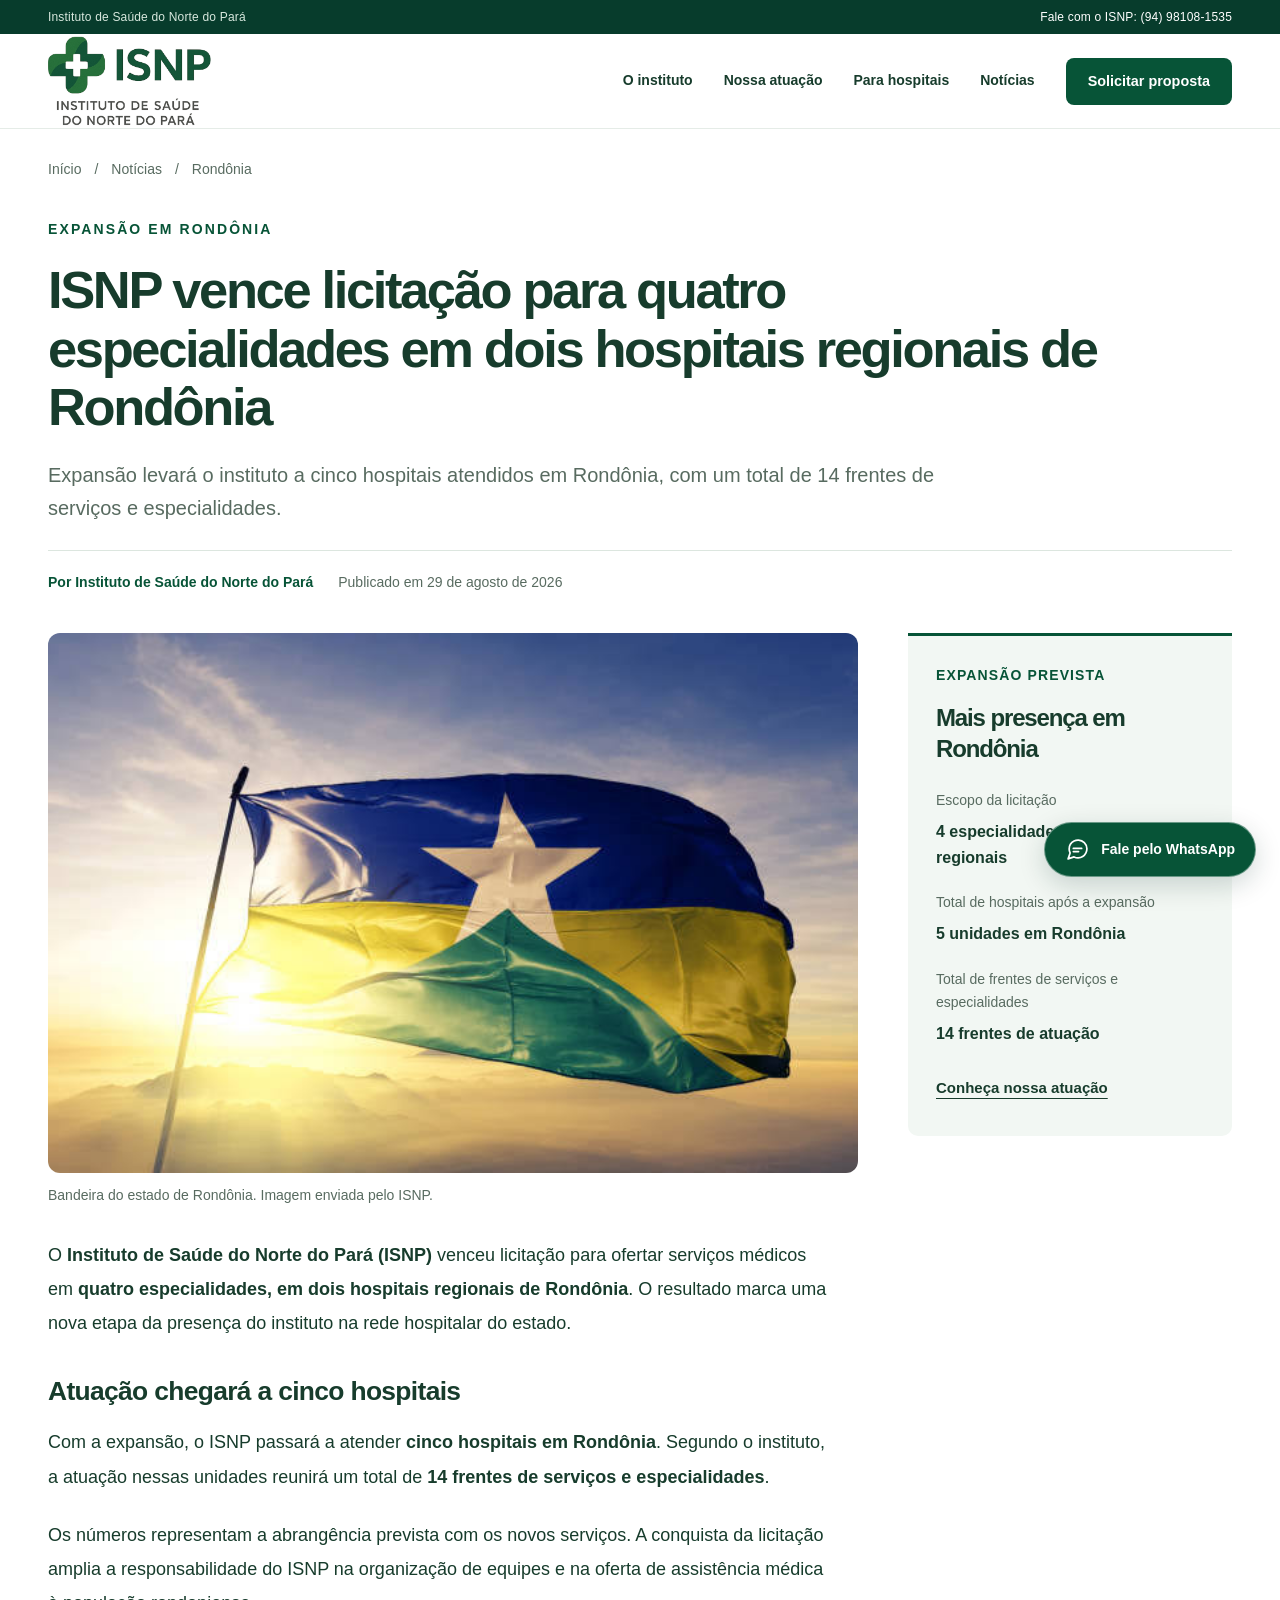
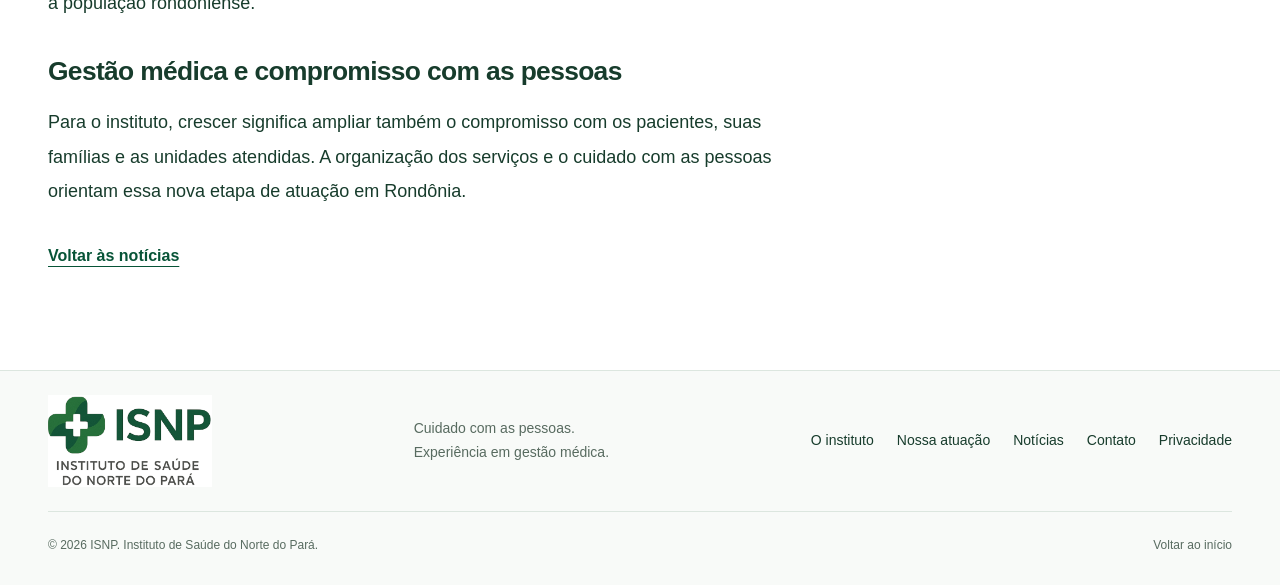
<file: noticias/isnp-licitacao-especialidades-hospitais-regionais-rondonia.html>
<!doctype html>
<html lang="pt-BR">
<head>
  <meta charset="utf-8">
  <meta name="viewport" content="width=device-width, initial-scale=1">
  <meta name="theme-color" content="#075437">
  <meta name="description" content="Expansão levará o instituto a cinco hospitais atendidos em Rondônia, com um total de 14 frentes de serviços e especialidades.">
  <title>ISNP vence licitação para quatro especialidades em dois hospitais regionais de Rondônia | Notícias</title>
  <link rel="icon" type="image/svg+xml" href="data:image/svg+xml,%3Csvg xmlns='http://www.w3.org/2000/svg' viewBox='0 0 40 40'%3E%3Crect width='40' height='40' rx='10' fill='%23075437'/%3E%3Cpath d='M16 8h8v8h8v8h-8v8h-8v-8H8v-8h8z' fill='white'/%3E%3C/svg%3E">
  <link rel="stylesheet" href="../styles.css">
  <link rel="stylesheet" href="../news.css?v=20261006-2">
  <script src="../app.js" defer></script>
  <link rel="canonical" href="https://www.institutodesaudedonortedopara.com/noticias/isnp-licitacao-especialidades-hospitais-regionais-rondonia.html">
  <script type="application/ld+json">{"@context": "https://schema.org", "@type": "Organization", "name": "Instituto de Saúde do Norte do Pará", "alternateName": "ISNP", "url": "https://www.institutodesaudedonortedopara.com", "logo": "https://www.institutodesaudedonortedopara.com/isnp-logo.png", "telephone": "+55 94 98108-1535", "email": "institutodesaudedonortedopara@gmail.com", "address": {"@type": "PostalAddress", "streetAddress": "Rua João de Barro, s/n, Quadra 23, Lote 02, Sala 07, esquina com a Avenida Águia, bairro Uirapuru", "addressLocality": "Novo Repartimento", "addressRegion": "PA", "postalCode": "68473-000", "addressCountry": "BR"}}</script>

  <meta property="og:type" content="article">
  <meta property="og:title" content="ISNP vence licitação para quatro especialidades em dois hospitais regionais de Rondônia">
  <meta property="og:description" content="Expansão levará o instituto a cinco hospitais atendidos em Rondônia, com um total de 14 frentes de serviços e especialidades.">
  <meta property="og:url" content="https://www.institutodesaudedonortedopara.com/noticias/isnp-licitacao-especialidades-hospitais-regionais-rondonia.html">
  <meta property="og:image" content="https://www.institutodesaudedonortedopara.com/rondonia-expansao-servicos-isnp.jpg">
  <script type="application/ld+json">{"@context": "https://schema.org", "@type": "NewsArticle", "headline": "ISNP vence licitação para quatro especialidades em dois hospitais regionais de Rondônia", "description": "Expansão levará o instituto a cinco hospitais atendidos em Rondônia, com um total de 14 frentes de serviços e especialidades.", "image": ["https://www.institutodesaudedonortedopara.com/rondonia-expansao-servicos-isnp.jpg"], "datePublished": "2026-08-29", "dateModified": "2026-10-06", "author": {"@type": "Organization", "name": "Instituto de Saúde do Norte do Pará", "url": "https://www.institutodesaudedonortedopara.com/"}, "publisher": {"@type": "Organization", "name": "Instituto de Saúde do Norte do Pará", "logo": {"@type": "ImageObject", "url": "https://www.institutodesaudedonortedopara.com/isnp-logo.png"}}, "mainEntityOfPage": {"@type": "WebPage", "@id": "https://www.institutodesaudedonortedopara.com/noticias/isnp-licitacao-especialidades-hospitais-regionais-rondonia.html"}}</script>
</head>

<body>
  <a class="skip-link" href="#conteudo">Pular para o conteúdo</a>
  <div class="topbar"><div class="container"><span>Instituto de Saúde do Norte do Pará</span><a href="tel:+5594981081535">Fale com o ISNP: (94) 98108-1535</a></div></div>
  <header class="site-header">
    <div class="container header-inner">
      <a class="brand" href="../#inicio" aria-label="ISNP — início"><span class="logo-frame"><img src="../isnp-logo.png" alt="ISNP — Instituto de Saúde do Norte do Pará" width="1563" height="1563"></span></a>
      <button class="menu-toggle" type="button" aria-expanded="false" aria-controls="navigation"><span>Menu</span><svg viewBox="0 0 24 24" aria-hidden="true"><path d="M4 7h16M4 12h16M4 17h16"/></svg></button>
      <nav id="navigation" aria-label="Navegação principal">
        <a href="../#instituto">O instituto</a><a href="../#atuacao">Nossa atuação</a><a href="../#parcerias">Para hospitais</a><a href="../#noticias">Notícias</a><button class="button button-small" type="button" data-open-proposal>Solicitar proposta</button>
      </nav>
    </div>
  </header>
  <main id="conteudo" class="news-article-main">
    <article class="news-article">
      <header class="news-article-header container">
        <nav class="news-breadcrumb" aria-label="Localização"><a href="../">Início</a><span aria-hidden="true">/</span><a href="../#noticias">Notícias</a><span aria-hidden="true">/</span><span>Rondônia</span></nav>
        <p class="eyebrow">EXPANSÃO EM RONDÔNIA</p>
        <h1>ISNP vence licitação para quatro especialidades em dois hospitais regionais de Rondônia</h1>
        <p class="news-deck">Expansão levará o instituto a cinco hospitais atendidos em Rondônia, com um total de 14 frentes de serviços e especialidades.</p>
        <div class="news-byline"><span>Por Instituto de Saúde do Norte do Pará</span><time datetime="2026-08-29">Publicado em 29 de agosto de 2026</time></div>
      </header>
      <div class="container news-article-layout">
        <div class="news-story">
          <figure class="news-article-photo"><img src="../rondonia-expansao-servicos-isnp.jpg" alt="Bandeira do estado de Rondônia ao pôr do sol" width="612" height="408" fetchpriority="high"><figcaption>Bandeira do estado de Rondônia. Imagem enviada pelo ISNP.</figcaption></figure>
          <div class="news-prose">
            <p>O <strong>Instituto de Saúde do Norte do Pará (ISNP)</strong> venceu licitação para ofertar serviços médicos em <strong>quatro especialidades, em dois hospitais regionais de Rondônia</strong>. O resultado marca uma nova etapa da presença do instituto na rede hospitalar do estado.</p>
            <h2>Atuação chegará a cinco hospitais</h2>
            <p>Com a expansão, o ISNP passará a atender <strong>cinco hospitais em Rondônia</strong>. Segundo o instituto, a atuação nessas unidades reunirá um total de <strong>14 frentes de serviços e especialidades</strong>.</p>
            <p>Os números representam a abrangência prevista com os novos serviços. A conquista da licitação amplia a responsabilidade do ISNP na organização de equipes e na oferta de assistência médica à população rondoniense.</p>
            <h2>Gestão médica e compromisso com as pessoas</h2>
            <p>Para o instituto, crescer significa ampliar também o compromisso com os pacientes, suas famílias e as unidades atendidas. A organização dos serviços e o cuidado com as pessoas orientam essa nova etapa de atuação em Rondônia.</p>
            <a class="news-back" href="../#noticias">Voltar às notícias</a>
          </div>
        </div>
        <aside class="news-factbox" aria-labelledby="news-facts-title"><p class="eyebrow">EXPANSÃO PREVISTA</p><h2 id="news-facts-title">Mais presença em Rondônia</h2><dl><dt>Escopo da licitação</dt><dd>4 especialidades em 2 hospitais regionais</dd><dt>Total de hospitais após a expansão</dt><dd>5 unidades em Rondônia</dd><dt>Total de frentes de serviços e especialidades</dt><dd>14 frentes de atuação</dd></dl><a href="../#atuacao">Conheça nossa atuação</a></aside>
      </div>
    </article>
  </main>
  <footer><div class="container footer-main"><a class="brand" href="../#inicio" aria-label="ISNP — voltar ao início"><span class="logo-frame"><img src="../isnp-logo.png" alt="ISNP — Instituto de Saúde do Norte do Pará" width="1563" height="1563" loading="lazy"></span></a><p>Cuidado com as pessoas.<br>Experiência em gestão médica.</p><nav aria-label="Navegação do rodapé"><a href="../#instituto">O instituto</a><a href="../#atuacao">Nossa atuação</a><a href="../#noticias">Notícias</a><a href="../#conectar">Contato</a><button type="button" id="privacy-open">Privacidade</button></nav></div><div class="container footer-bottom"><span>© 2026 ISNP. Instituto de Saúde do Norte do Pará.</span><a href="../#inicio">Voltar ao início</a></div></footer>

  <aside class="contact-dock" aria-label="Contato rápido com o ISNP"><button class="dock-proposal" data-open-proposal type="button">Pedir proposta</button><a class="dock-chat" href="https://wa.me/5594981081535?text=Ol%C3%A1%2C%20gostaria%20de%20conversar%20com%20o%20ISNP." target="_blank" rel="noopener noreferrer"><svg viewBox="0 0 24 24" aria-hidden="true"><path d="M21 11.5a8.4 8.4 0 0 1-.9 3.8 8.5 8.5 0 0 1-7.6 4.7 8.4 8.4 0 0 1-3.8-.9L3 21l1.9-5.7a8.4 8.4 0 0 1-.9-3.8 8.5 8.5 0 0 1 4.7-7.6 8.4 8.4 0 0 1 3.8-.9h.5a8.5 8.5 0 0 1 8 8v.5Z"/><path d="M8 11h8M8 14h5"/></svg><span><span class="dock-prefix">Fale pelo </span>WhatsApp</span></a></aside>

  <dialog id="proposal-dialog" aria-labelledby="proposal-title"><div class="dialog-inner"><button type="button" class="close-dialog" data-close aria-label="Fechar formulário">×</button><p class="eyebrow">GESTÃO MÉDICA PARA HOSPITAIS</p><h2 id="proposal-title">O próximo passo<br>para o seu <em>hospital.</em></h2><p class="dialog-description">Conte o que sua unidade precisa. Revise a mensagem e escolha WhatsApp ou e-mail para conversar diretamente com o ISNP.</p>
    <form id="proposal-form"><div class="form-row"><label>Hospital ou instituição<input name="organization" autocomplete="organization" maxlength="150" placeholder="Nome do hospital" required></label><label>Cidade / UF<input name="city" maxlength="100" placeholder="Ex.: Marabá / PA" required></label></div><label>Seu nome e cargo<input name="contact" autocomplete="name" maxlength="150" placeholder="Como podemos chamar você?" required></label><label>Qual serviço você procura?<select name="kind" required><option value="">Selecione uma opção</option><option>Terceirização da gestão médica</option><option>Gestão de equipes e escalas médicas</option><option>Outra demanda em gestão médica</option></select></label><label>Qual é a necessidade do hospital?<textarea name="idea" rows="4" minlength="10" maxlength="2000" placeholder="Conte sobre a operação, especialidades e o que pretende terceirizar." required></textarea></label><p class="form-note">Não inclua dados de pacientes ou informações de saúde pessoais.</p><button class="button" type="submit">Revisar solicitação</button></form>
    <div id="proposal-result" hidden><p class="result-heading">Sua solicitação está pronta para revisão.</p><p>Escolha um canal abaixo. O envio deve ser concluído por você no WhatsApp ou no aplicativo de e-mail.</p><label for="proposal-output">Mensagem para o ISNP</label><textarea id="proposal-output" rows="10" readonly></textarea><div class="result-actions"><a class="button" id="whatsapp-proposal" target="_blank" rel="noopener noreferrer" href="https://wa.me/5594981081535">Continuar no WhatsApp</a><a class="button button-outline" id="email-proposal" href="mailto:institutodesaudedonortedopara@gmail.com">Abrir no e-mail</a></div><div class="result-actions secondary-actions"><button class="text-link" id="copy-proposal" type="button">Copiar mensagem</button><button class="text-link" id="download-proposal" type="button">Baixar resumo</button><button class="text-link" id="edit-proposal" type="button">Editar</button></div><p class="status-message" id="proposal-status" role="status" aria-live="polite"></p></div>
  </div></dialog>
  <dialog id="privacy-dialog" aria-labelledby="privacy-title"><div class="dialog-inner"><button class="close-dialog" type="button" data-close aria-label="Fechar informações de privacidade">×</button><p class="eyebrow">PRIVACIDADE</p><h2 id="privacy-title">Suas informações<br>com <em>clareza.</em></h2><p>O formulário organiza sua solicitação no navegador. Não há cadastro, envio automático ou armazenamento permanente das informações do formulário nesta página.</p><p>Ao escolher “Continuar no WhatsApp” ou “Abrir no e-mail”, o resumo é transferido para o serviço escolhido. Você revisa e conclui o envio por esse canal, sujeito às regras de privacidade do respectivo serviço.</p><p>Ao baixar o resumo, você cria um arquivo no seu dispositivo. Ao copiar, o texto é colocado na sua área de transferência.</p><p>Não inclua dados de pacientes, documentos pessoais ou informações clínicas. Para falar com o ISNP sobre privacidade, escreva para <a class="privacy-email" href="mailto:institutodesaudedonortedopara@gmail.com">institutodesaudedonortedopara@gmail.com</a>.</p><button class="button" type="button" data-close>Entendi</button></div></dialog>
</body>
</html>
</file>
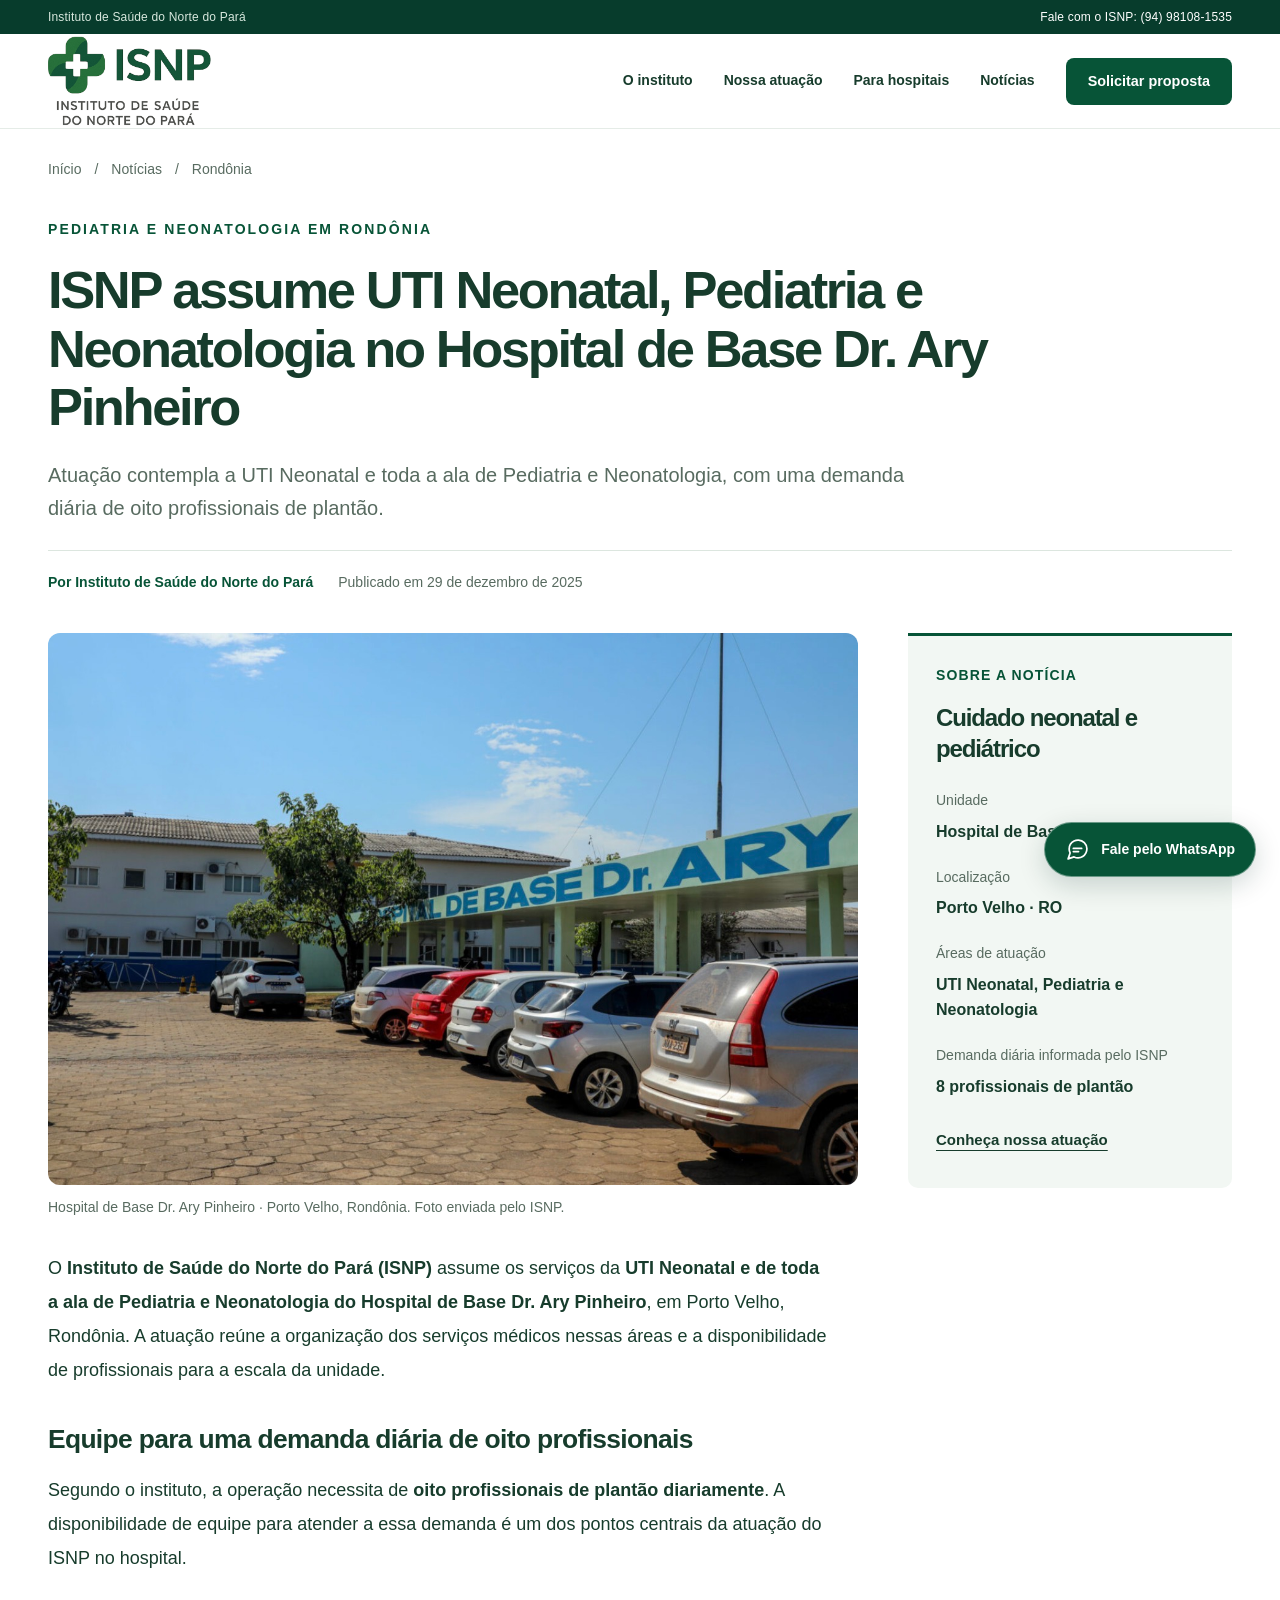
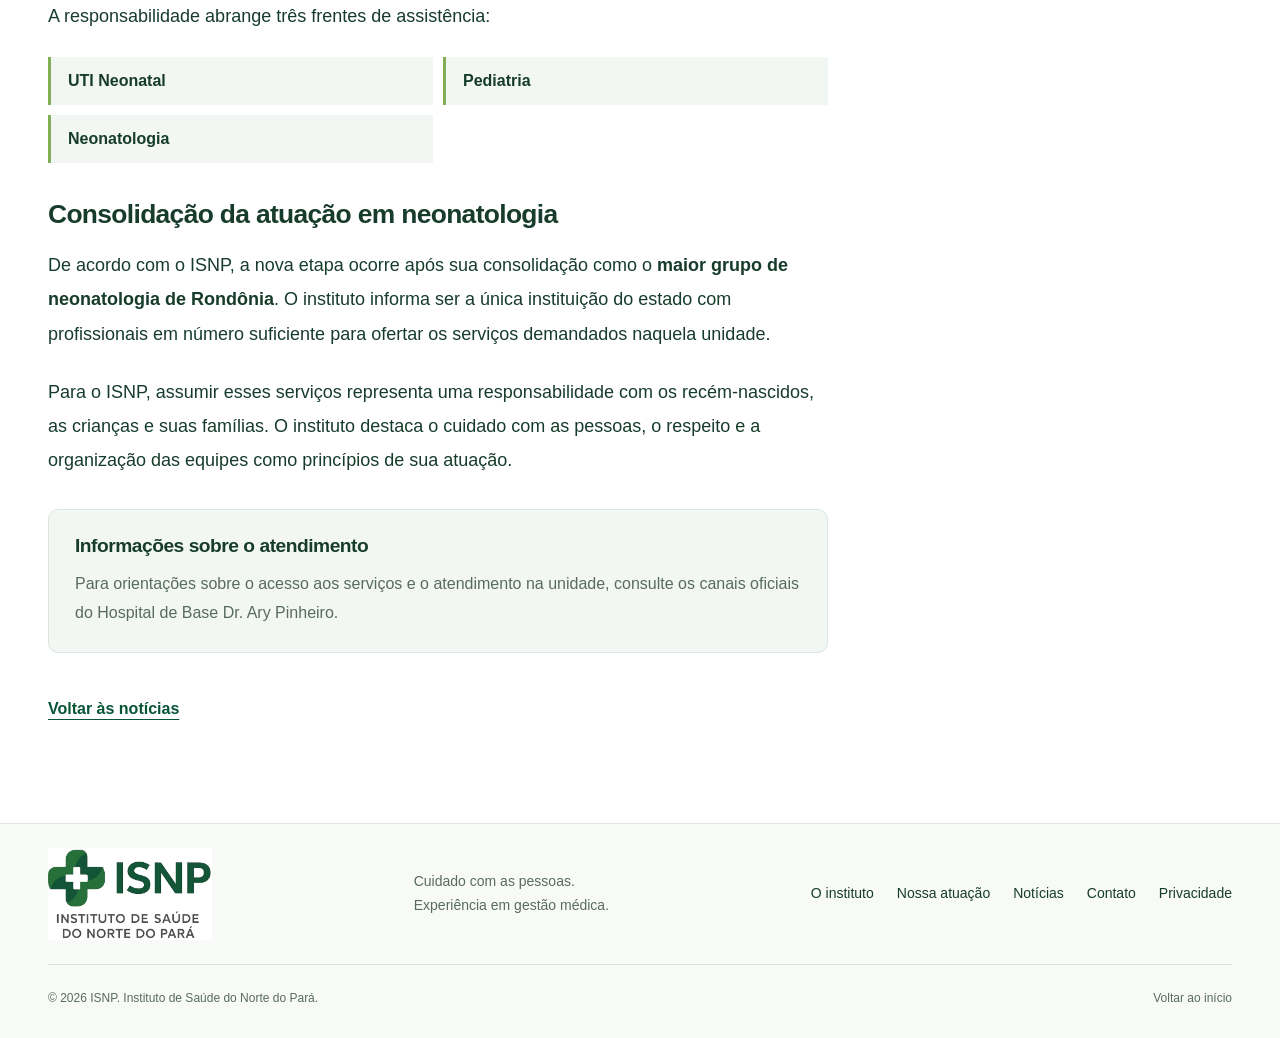
<file: noticias/isnp-uti-neonatal-pediatria-hospital-base-ary-pinheiro.html>
<!doctype html>
<html lang="pt-BR">
<head>
  <meta charset="utf-8">
  <meta name="viewport" content="width=device-width, initial-scale=1">
  <meta name="theme-color" content="#075437">
  <meta name="description" content="Instituto assume a UTI Neonatal e toda a ala de Pediatria e Neonatologia do Hospital de Base Dr. Ary Pinheiro, com demanda diária de oito profissionais de plantão.">
  <title>ISNP assume UTI Neonatal, Pediatria e Neonatologia no Hospital de Base Dr. Ary Pinheiro | Notícias</title>
  <link rel="icon" type="image/svg+xml" href="data:image/svg+xml,%3Csvg xmlns='http://www.w3.org/2000/svg' viewBox='0 0 40 40'%3E%3Crect width='40' height='40' rx='10' fill='%23075437'/%3E%3Cpath d='M16 8h8v8h8v8h-8v8h-8v-8H8v-8h8z' fill='white'/%3E%3C/svg%3E">
  <link rel="stylesheet" href="../styles.css">
  <link rel="stylesheet" href="../news.css?v=20261006-2">
  <script src="../app.js" defer></script>
  <link rel="canonical" href="https://www.institutodesaudedonortedopara.com/noticias/isnp-uti-neonatal-pediatria-hospital-base-ary-pinheiro.html">
  <script type="application/ld+json">{"@context": "https://schema.org", "@type": "Organization", "name": "Instituto de Saúde do Norte do Pará", "alternateName": "ISNP", "url": "https://www.institutodesaudedonortedopara.com", "logo": "https://www.institutodesaudedonortedopara.com/isnp-logo.png", "telephone": "+55 94 98108-1535", "email": "institutodesaudedonortedopara@gmail.com", "address": {"@type": "PostalAddress", "streetAddress": "Rua João de Barro, s/n, Quadra 23, Lote 02, Sala 07, esquina com a Avenida Águia, bairro Uirapuru", "addressLocality": "Novo Repartimento", "addressRegion": "PA", "postalCode": "68473-000", "addressCountry": "BR"}}</script>

  <meta property="og:type" content="article">
  <meta property="og:title" content="ISNP assume UTI Neonatal, Pediatria e Neonatologia no Hospital de Base Dr. Ary Pinheiro">
  <meta property="og:description" content="Instituto assume a UTI Neonatal e toda a ala de Pediatria e Neonatologia do Hospital de Base Dr. Ary Pinheiro, com demanda diária de oito profissionais de plantão.">
  <meta property="og:url" content="https://www.institutodesaudedonortedopara.com/noticias/isnp-uti-neonatal-pediatria-hospital-base-ary-pinheiro.html">
  <meta property="og:image" content="https://www.institutodesaudedonortedopara.com/hospital-base-ary-pinheiro-neonatologia.jpg">
  <script type="application/ld+json">{"@context": "https://schema.org", "@type": "NewsArticle", "headline": "ISNP assume UTI Neonatal, Pediatria e Neonatologia no Hospital de Base Dr. Ary Pinheiro", "description": "Instituto assume a UTI Neonatal e toda a ala de Pediatria e Neonatologia do Hospital de Base Dr. Ary Pinheiro, com demanda diária de oito profissionais de plantão.", "image": ["https://www.institutodesaudedonortedopara.com/hospital-base-ary-pinheiro-neonatologia.jpg"], "datePublished": "2025-12-29", "dateModified": "2026-10-06", "author": {"@type": "Organization", "name": "Instituto de Saúde do Norte do Pará", "url": "https://www.institutodesaudedonortedopara.com/"}, "publisher": {"@type": "Organization", "name": "Instituto de Saúde do Norte do Pará", "logo": {"@type": "ImageObject", "url": "https://www.institutodesaudedonortedopara.com/isnp-logo.png"}}, "mainEntityOfPage": {"@type": "WebPage", "@id": "https://www.institutodesaudedonortedopara.com/noticias/isnp-uti-neonatal-pediatria-hospital-base-ary-pinheiro.html"}}</script>
</head>

<body>
  <a class="skip-link" href="#conteudo">Pular para o conteúdo</a>
  <div class="topbar"><div class="container"><span>Instituto de Saúde do Norte do Pará</span><a href="tel:+5594981081535">Fale com o ISNP: (94) 98108-1535</a></div></div>
  <header class="site-header">
    <div class="container header-inner">
      <a class="brand" href="../#inicio" aria-label="ISNP — início"><span class="logo-frame"><img src="../isnp-logo.png" alt="ISNP — Instituto de Saúde do Norte do Pará" width="1563" height="1563"></span></a>
      <button class="menu-toggle" type="button" aria-expanded="false" aria-controls="navigation"><span>Menu</span><svg viewBox="0 0 24 24" aria-hidden="true"><path d="M4 7h16M4 12h16M4 17h16"/></svg></button>
      <nav id="navigation" aria-label="Navegação principal">
        <a href="../#instituto">O instituto</a><a href="../#atuacao">Nossa atuação</a><a href="../#parcerias">Para hospitais</a><a href="../#noticias">Notícias</a><button class="button button-small" type="button" data-open-proposal>Solicitar proposta</button>
      </nav>
    </div>
  </header>
  <main id="conteudo" class="news-article-main">
    <article class="news-article">
      <header class="news-article-header container">
        <nav class="news-breadcrumb" aria-label="Localização"><a href="../">Início</a><span aria-hidden="true">/</span><a href="../#noticias">Notícias</a><span aria-hidden="true">/</span><span>Rondônia</span></nav>
        <p class="eyebrow">PEDIATRIA E NEONATOLOGIA EM RONDÔNIA</p>
        <h1>ISNP assume UTI Neonatal, Pediatria e Neonatologia no Hospital de Base Dr. Ary Pinheiro</h1>
        <p class="news-deck">Atuação contempla a UTI Neonatal e toda a ala de Pediatria e Neonatologia, com uma demanda diária de oito profissionais de plantão.</p>
        <div class="news-byline"><span>Por Instituto de Saúde do Norte do Pará</span><time datetime="2025-12-29">Publicado em 29 de dezembro de 2025</time></div>
      </header>
      <div class="container news-article-layout">
        <div class="news-story">
          <figure class="news-article-photo"><img src="../hospital-base-ary-pinheiro-neonatologia.jpg" alt="Fachada do Hospital de Base Dr. Ary Pinheiro, em Porto Velho, Rondônia" width="1320" height="901" fetchpriority="high"><figcaption>Hospital de Base Dr. Ary Pinheiro · Porto Velho, Rondônia. Foto enviada pelo ISNP.</figcaption></figure>
          <div class="news-prose">
            <p>O <strong>Instituto de Saúde do Norte do Pará (ISNP)</strong> assume os serviços da <strong>UTI Neonatal e de toda a ala de Pediatria e Neonatologia do Hospital de Base Dr. Ary Pinheiro</strong>, em Porto Velho, Rondônia. A atuação reúne a organização dos serviços médicos nessas áreas e a disponibilidade de profissionais para a escala da unidade.</p>
            <h2>Equipe para uma demanda diária de oito profissionais</h2>
            <p>Segundo o instituto, a operação necessita de <strong>oito profissionais de plantão diariamente</strong>. A disponibilidade de equipe para atender a essa demanda é um dos pontos centrais da atuação do ISNP no hospital.</p>
            <p>A responsabilidade abrange três frentes de assistência:</p>
            <ul class="news-specialties"><li>UTI Neonatal</li><li>Pediatria</li><li>Neonatologia</li></ul>
            <h2>Consolidação da atuação em neonatologia</h2>
            <p>De acordo com o ISNP, a nova etapa ocorre após sua consolidação como o <strong>maior grupo de neonatologia de Rondônia</strong>. O instituto informa ser a única instituição do estado com profissionais em número suficiente para ofertar os serviços demandados naquela unidade.</p>
            <p>Para o ISNP, assumir esses serviços representa uma responsabilidade com os recém-nascidos, as crianças e suas famílias. O instituto destaca o cuidado com as pessoas, o respeito e a organização das equipes como princípios de sua atuação.</p>
            <aside class="news-service-note"><h2>Informações sobre o atendimento</h2><p>Para orientações sobre o acesso aos serviços e o atendimento na unidade, consulte os canais oficiais do Hospital de Base Dr. Ary Pinheiro.</p></aside>
            <a class="news-back" href="../#noticias">Voltar às notícias</a>
          </div>
        </div>
        <aside class="news-factbox" aria-labelledby="news-facts-title"><p class="eyebrow">SOBRE A NOTÍCIA</p><h2 id="news-facts-title">Cuidado neonatal e pediátrico</h2><dl><dt>Unidade</dt><dd>Hospital de Base Dr. Ary Pinheiro</dd><dt>Localização</dt><dd>Porto Velho · RO</dd><dt>Áreas de atuação</dt><dd>UTI Neonatal, Pediatria e Neonatologia</dd><dt>Demanda diária informada pelo ISNP</dt><dd>8 profissionais de plantão</dd></dl><a href="../#atuacao">Conheça nossa atuação</a></aside>
      </div>
    </article>
  </main>
  <footer><div class="container footer-main"><a class="brand" href="../#inicio" aria-label="ISNP — voltar ao início"><span class="logo-frame"><img src="../isnp-logo.png" alt="ISNP — Instituto de Saúde do Norte do Pará" width="1563" height="1563" loading="lazy"></span></a><p>Cuidado com as pessoas.<br>Experiência em gestão médica.</p><nav aria-label="Navegação do rodapé"><a href="../#instituto">O instituto</a><a href="../#atuacao">Nossa atuação</a><a href="../#noticias">Notícias</a><a href="../#conectar">Contato</a><button type="button" id="privacy-open">Privacidade</button></nav></div><div class="container footer-bottom"><span>© 2026 ISNP. Instituto de Saúde do Norte do Pará.</span><a href="../#inicio">Voltar ao início</a></div></footer>

  <aside class="contact-dock" aria-label="Contato rápido com o ISNP"><button class="dock-proposal" data-open-proposal type="button">Pedir proposta</button><a class="dock-chat" href="https://wa.me/5594981081535?text=Ol%C3%A1%2C%20gostaria%20de%20conversar%20com%20o%20ISNP." target="_blank" rel="noopener noreferrer"><svg viewBox="0 0 24 24" aria-hidden="true"><path d="M21 11.5a8.4 8.4 0 0 1-.9 3.8 8.5 8.5 0 0 1-7.6 4.7 8.4 8.4 0 0 1-3.8-.9L3 21l1.9-5.7a8.4 8.4 0 0 1-.9-3.8 8.5 8.5 0 0 1 4.7-7.6 8.4 8.4 0 0 1 3.8-.9h.5a8.5 8.5 0 0 1 8 8v.5Z"/><path d="M8 11h8M8 14h5"/></svg><span><span class="dock-prefix">Fale pelo </span>WhatsApp</span></a></aside>

  <dialog id="proposal-dialog" aria-labelledby="proposal-title"><div class="dialog-inner"><button type="button" class="close-dialog" data-close aria-label="Fechar formulário">×</button><p class="eyebrow">GESTÃO MÉDICA PARA HOSPITAIS</p><h2 id="proposal-title">O próximo passo<br>para o seu <em>hospital.</em></h2><p class="dialog-description">Conte o que sua unidade precisa. Revise a mensagem e escolha WhatsApp ou e-mail para conversar diretamente com o ISNP.</p>
    <form id="proposal-form"><div class="form-row"><label>Hospital ou instituição<input name="organization" autocomplete="organization" maxlength="150" placeholder="Nome do hospital" required></label><label>Cidade / UF<input name="city" maxlength="100" placeholder="Ex.: Marabá / PA" required></label></div><label>Seu nome e cargo<input name="contact" autocomplete="name" maxlength="150" placeholder="Como podemos chamar você?" required></label><label>Qual serviço você procura?<select name="kind" required><option value="">Selecione uma opção</option><option>Terceirização da gestão médica</option><option>Gestão de equipes e escalas médicas</option><option>Outra demanda em gestão médica</option></select></label><label>Qual é a necessidade do hospital?<textarea name="idea" rows="4" minlength="10" maxlength="2000" placeholder="Conte sobre a operação, especialidades e o que pretende terceirizar." required></textarea></label><p class="form-note">Não inclua dados de pacientes ou informações de saúde pessoais.</p><button class="button" type="submit">Revisar solicitação</button></form>
    <div id="proposal-result" hidden><p class="result-heading">Sua solicitação está pronta para revisão.</p><p>Escolha um canal abaixo. O envio deve ser concluído por você no WhatsApp ou no aplicativo de e-mail.</p><label for="proposal-output">Mensagem para o ISNP</label><textarea id="proposal-output" rows="10" readonly></textarea><div class="result-actions"><a class="button" id="whatsapp-proposal" target="_blank" rel="noopener noreferrer" href="https://wa.me/5594981081535">Continuar no WhatsApp</a><a class="button button-outline" id="email-proposal" href="mailto:institutodesaudedonortedopara@gmail.com">Abrir no e-mail</a></div><div class="result-actions secondary-actions"><button class="text-link" id="copy-proposal" type="button">Copiar mensagem</button><button class="text-link" id="download-proposal" type="button">Baixar resumo</button><button class="text-link" id="edit-proposal" type="button">Editar</button></div><p class="status-message" id="proposal-status" role="status" aria-live="polite"></p></div>
  </div></dialog>
  <dialog id="privacy-dialog" aria-labelledby="privacy-title"><div class="dialog-inner"><button class="close-dialog" type="button" data-close aria-label="Fechar informações de privacidade">×</button><p class="eyebrow">PRIVACIDADE</p><h2 id="privacy-title">Suas informações<br>com <em>clareza.</em></h2><p>O formulário organiza sua solicitação no navegador. Não há cadastro, envio automático ou armazenamento permanente das informações do formulário nesta página.</p><p>Ao escolher “Continuar no WhatsApp” ou “Abrir no e-mail”, o resumo é transferido para o serviço escolhido. Você revisa e conclui o envio por esse canal, sujeito às regras de privacidade do respectivo serviço.</p><p>Ao baixar o resumo, você cria um arquivo no seu dispositivo. Ao copiar, o texto é colocado na sua área de transferência.</p><p>Não inclua dados de pacientes, documentos pessoais ou informações clínicas. Para falar com o ISNP sobre privacidade, escreva para <a class="privacy-email" href="mailto:institutodesaudedonortedopara@gmail.com">institutodesaudedonortedopara@gmail.com</a>.</p><button class="button" type="button" data-close>Entendi</button></div></dialog>
</body>
</html>
</file>
<file: styles.css>
@charset "UTF-8";
:root{--green:#075437;--deep:#073c2c;--green-mid:#247443;--ink:#173c2c;--muted:#586b60;--line:#dce6df;--pale:#f2f7f3;--white:#fff;--accent:#d5f59d;--shadow:0 16px 44px #09382012}
*{box-sizing:border-box}html{scroll-behavior:smooth;scroll-padding-top:112px;scroll-padding-bottom:100px}body{margin:0;background:white;color:var(--ink);font-family:-apple-system,BlinkMacSystemFont,"Segoe UI",Arial,sans-serif;font-size:16px;line-height:1.7;-webkit-font-smoothing:antialiased}body.modal-open{overflow:hidden}button,input,select,textarea{font:inherit}button,a{-webkit-tap-highlight-color:transparent}button{cursor:pointer;border:0}a{color:inherit;text-decoration:none}img{display:block;max-width:100%}svg{fill:none;stroke:currentColor;stroke-width:1.65;stroke-linecap:round;stroke-linejoin:round}h1,h2,h3,p{margin-top:0}h1,h2,h3{line-height:1.13}h1,h2{font-weight:550;letter-spacing:-.047em}h1 em,h2 em{font-family:Georgia,"Times New Roman",serif;font-weight:400;color:var(--green-mid);letter-spacing:-.045em}h2{font-size:clamp(2.3rem,3.55vw,3.25rem);margin-bottom:25px}h3{font-size:1.2rem;letter-spacing:-.025em}p{margin-bottom:19px}.container{max-width:1240px;width:calc(100% - 96px);margin-inline:auto}.section{padding-block:98px}.eyebrow{font-size:.75rem;font-weight:700;letter-spacing:.15em;color:var(--green);margin-bottom:23px;line-height:1.6}.skip-link{position:fixed;top:-100px;left:12px;z-index:100;background:#fff;padding:12px}.skip-link:focus{top:12px}:focus-visible{outline:3px solid #77a74a;outline-offset:5px}[hidden]{display:none!important}
/* Brand and navigation */
.topbar{background:var(--deep);color:#d8e8de;font-size:.75rem;letter-spacing:.015em}.topbar .container{display:flex;justify-content:space-between;gap:20px;padding-block:7px}.topbar a{color:#fff}.topbar a:hover{text-decoration:underline}.site-header{position:sticky;top:0;z-index:30;background:#fff;border-bottom:1px solid #e5ece7}.header-inner{display:flex;justify-content:space-between;align-items:center;min-height:94px;gap:30px}.brand{flex-shrink:0;display:block}.logo-frame{position:relative;overflow:hidden;display:block;width:164px;height:92px}.logo-frame img{position:absolute;max-width:none;width:222px;height:222px;left:-29px;top:-67px}.header-inner nav{display:flex;align-items:center;gap:31px;font-size:.875rem;font-weight:550}.header-inner nav a{transition:color .2s}.header-inner nav a:hover{color:var(--green-mid)}.button{display:inline-flex;align-items:center;justify-content:center;gap:9px;padding:15px 24px;background:var(--green);color:#fff;border-radius:8px;font-size:.9rem;font-weight:650;line-height:1.5;border:1px solid transparent;transition:background .18s,transform .18s,box-shadow .18s;text-align:center;min-height:50px}.button:hover{background:#103f2e;box-shadow:0 8px 22px #163d2220;transform:translateY(-2px)}.button-small{padding:12px 21px;min-height:46px}.button-accent{background:var(--accent);color:#143422;box-shadow:0 5px 15px #02150b12}.button-accent:hover{background:#e3ffb7;color:#143422}.button-light{background:#fff;color:var(--green)}.button-light:hover{background:#e7f4da}.button-outline{background:#fff;color:var(--green);border-color:#bed0c3}.button-outline:hover{background:var(--pale)}.text-link{font-size:.875rem;font-weight:650;text-decoration:underline;text-underline-offset:6px;text-decoration-color:#8eac99;background:none;padding:5px 0;color:var(--green)}.text-link:hover{text-decoration-color:var(--green)}.menu-toggle{display:none;background:none;align-items:center;gap:10px;padding:12px 0;color:var(--green);font-size:.875rem;font-weight:650}.menu-toggle svg{width:24px;height:24px}
/* The people behind the purpose */
.hero-shell{background:radial-gradient(ellipse at 95% 2%,#226341 0,transparent 55%),var(--deep);color:white;position:relative;padding-bottom:56px}.hero{display:grid;grid-template-columns:1.04fr 1fr;align-items:center;gap:57px;padding-block:60px 79px;min-height:690px}.hero-copy{position:relative;z-index:1}.hero .eyebrow{display:flex;align-items:center;gap:13px;color:#d1ecb7;letter-spacing:.13em;margin-bottom:25px}.short-line{height:2px;width:28px;background:var(--accent);flex-shrink:0}h1{font-size:clamp(3.2rem,5.5vw,4.8rem);margin-bottom:24px;line-height:1.055;color:#fff;letter-spacing:-.055em}.hero h1 em{color:var(--accent);line-height:1.1}.hero-description{color:#d3e2d9;font-size:1.06rem;max-width:510px;line-height:1.8;margin-bottom:0}.hero-actions{display:flex;flex-wrap:wrap;align-items:center;gap:18px 25px;margin-top:31px}.hero-actions .button{padding:17px 22px;font-size:.9rem}.hero-secondary{color:#fff;font-size:.875rem;line-height:1.5;border-bottom:1px solid #a2bcad;padding-block:7px}.hero-secondary:hover{border-color:var(--accent);color:var(--accent)}.hero-signature{display:flex;align-items:center;gap:10px;color:#bcd1c3;font-size:.8rem;margin-top:24px;max-width:440px}.hero-signature svg{width:22px;height:22px;flex-shrink:0;color:var(--accent)}.hero-visual{position:relative;padding:10px 0 39px 0;min-width:0}.photo-wrap{height:516px;border-radius:115px 20px 20px 20px;overflow:hidden;position:relative;background:#dfeae0;border:1px solid #ffffff25;box-shadow:0 22px 55px #00150c30}.hero-photo{width:100%;height:100%;object-fit:cover;object-position:53% center}.photo-badge{position:absolute;z-index:1;top:20px;right:19px;border:1px solid #ffffff65;border-radius:30px;padding:8px 12px;font-size:.75rem;font-weight:650;letter-spacing:.065em;background:#fffffff0;color:var(--green)}.photo-credit{position:absolute;right:13px;bottom:13px;color:white;background:#14342bc9;font-size:.75rem;border-radius:4px;padding:3px 8px}.photo-note{position:absolute;bottom:8px;left:-25px;display:flex;gap:16px;align-items:center;padding:23px 25px;background:#fff;border-radius:12px;box-shadow:0 12px 30px #04231520;border:1px solid #e8efe9;max-width:calc(100% - 25px);color:var(--ink)}.photo-note strong{display:block;font-weight:650;font-size:1.05rem;line-height:1.5;letter-spacing:-.02em}.photo-note div>span{font-size:.8rem;color:var(--muted)}.note-icon{width:48px;height:48px;border-radius:12px;background:var(--pale);color:var(--green);display:grid;place-items:center;flex-shrink:0}.note-icon svg{width:25px;height:25px}.hero-copy,.hero-visual{animation:arrive .65s both}.hero-visual{animation-delay:.1s}@keyframes arrive{from{opacity:0;transform:translateY(12px)}to{opacity:1;transform:translateY(0)}}
/* Actual experience, without invented outcomes */
.purpose-strip{position:relative;background:transparent;margin-top:-61px;z-index:2}.purpose-grid{background:#fff;border:1px solid var(--line);border-radius:14px;box-shadow:var(--shadow);display:grid;grid-template-columns:.9fr 1.1fr 1.1fr;padding-block:28px}.proof-item{display:flex;align-items:center;gap:20px;padding-inline:31px;border-right:1px solid var(--line)}.proof-item:last-child{border:0}.proof-number{font-size:3.35rem;line-height:1;font-weight:550;letter-spacing:-.05em;color:var(--green)}.proof-states{font-size:1.55rem;font-weight:650;line-height:1.4;white-space:nowrap;letter-spacing:-.04em}.proof-states>span{font-size:1rem;color:#7b9f6a}.proof-item>div>span{display:block;font-size:.95rem;font-weight:650;line-height:1.5}.proof-item p{font-size:.75rem;color:var(--muted);margin:3px 0 0;line-height:1.5}.proof-icon{flex-shrink:0;width:47px;height:50px;color:var(--green)}.proof-icon svg{width:100%;height:100%}
/* A commercial path close to the first screen */
.partnerships{display:grid;grid-template-columns:1fr 1fr;gap:66px;align-items:center;padding-block:93px}.partnership-intro{background:var(--deep);color:#fff;border-radius:18px;padding:39px 38px 38px;position:relative;border:1px solid #ffffff18;box-shadow:0 17px 38px #073c2c0c}.service-kicker{display:block;font-size:.75rem;font-weight:650;color:#b9d1bb;letter-spacing:.1em;border-bottom:1px solid #ffffff28;padding-bottom:21px;margin-bottom:28px}.partnership-intro .eyebrow{color:var(--accent);font-size:.75rem;margin-bottom:17px}.partnership-intro h2{font-size:clamp(2.1rem,3vw,2.75rem);line-height:1.12;color:white;letter-spacing:-.045em}.partnership-intro h2 em{color:var(--accent)}.partnership-intro>p:not(.eyebrow):not(.small-note){color:#d2e1d7;max-width:450px;font-size:1rem;line-height:1.8;margin-bottom:26px}.partnership-intro>.button{width:100%;max-width:400px;padding-inline:15px}.small-note{font-size:.75rem;color:#bfd1c5;margin-top:15px;margin-bottom:0;line-height:1.6}.partner-options>.eyebrow{font-size:.75rem;margin-bottom:12px}.process-title{font-size:1.85rem;letter-spacing:-.04em;font-weight:550;line-height:1.25;margin-bottom:23px}.partner-options{border:0}details{border-bottom:1px solid var(--line)}summary{list-style:none;cursor:pointer}summary::-webkit-details-marker{display:none}.partner-options summary{padding:23px 0;display:flex;align-items:center;gap:16px;font-weight:600;font-size:1.12rem;line-height:1.45;letter-spacing:-.025em}.partner-number{display:grid;place-items:center;width:34px;height:34px;flex-shrink:0;background:var(--pale);border-radius:8px;font-size:.75rem;color:var(--green);font-weight:650}.expand-icon{position:relative;display:block;flex-shrink:0;width:29px;height:29px;border:1px solid #cdded1;border-radius:50%;margin-left:auto}.expand-icon:before,.expand-icon:after{content:"";position:absolute;background:var(--green);top:13px;left:8px;width:11px;height:1px}.expand-icon:after{transform:rotate(90deg)}details[open] .expand-icon:after{transform:rotate(0)}details[open] .expand-icon{background:#e7f2e0}.detail-content{padding:0 0 27px 50px;color:var(--muted);font-size:1rem;line-height:1.8}.detail-content p{margin-top:0}.tags{display:flex;gap:8px;flex-wrap:wrap}.tags span{font-size:.75rem;background:var(--pale);border:1px solid #e5ede6;border-radius:4px;padding:4px 9px;color:var(--green)}
/* Contracts provide context, never a guarantee */
.portfolio-section{background:var(--pale);border-block:1px solid #e5ece5}.section-heading{display:flex;align-items:flex-end;justify-content:space-between;gap:65px;margin-bottom:39px}.section-heading>div{min-width:0}.section-heading>p{max-width:360px;color:var(--muted);font-size:1rem;line-height:1.8;padding-bottom:5px}.portfolio-subheading{display:flex;justify-content:space-between;align-items:center;gap:20px;margin-bottom:22px}.portfolio-subheading h3{font-size:1.15rem;font-weight:650;margin:0}.portfolio-subheading>span{font-size:.8rem;color:var(--green);background:#e4edde;padding:5px 10px;border-radius:5px}.unit-grid{display:grid;grid-template-columns:repeat(4,minmax(0,1fr));gap:17px}.unit-card{border:1px solid #d8e4da;border-radius:10px;padding:23px 21px;display:grid;grid-template-columns:1fr auto;align-content:start;background:#fff;transition:transform .2s,box-shadow .2s,border-color .2s;position:relative;min-width:0}.unit-card:hover{transform:translateY(-4px);box-shadow:0 14px 25px #124b2810;border-color:#a7c09e}.state-tag{display:inline-block;justify-self:start;background:var(--green);color:white;border-radius:5px;padding:4px 8px;font-size:.75rem;font-weight:650;letter-spacing:.04em}.unit-status{color:var(--green);font-size:.75rem;padding-top:5px;margin-left:8px}.unit-card h3{grid-column:1/-1;font-size:1.03rem;line-height:1.45;margin:26px 0 10px;letter-spacing:-.025em;min-height:3em}.unit-card p{grid-column:1/-1;font-size:.8rem;color:var(--muted);margin:0;line-height:1.6}.past-contracts{margin-top:46px;padding-top:30px;border-top:1px solid #d7e2d8}.history-grid{display:grid;grid-template-columns:repeat(3,minmax(0,1fr));gap:26px}.history-card{border-left:2px solid #a5bca2;padding:3px 19px 6px}.history-label{font-size:.75rem;color:var(--muted)}.history-card h3{font-size:1rem;font-weight:600;line-height:1.5;margin:11px 0}.history-status{font-size:.75rem;color:var(--muted)}.portfolio-note{font-size:.8rem;line-height:1.8;color:var(--muted);margin:27px 0 0;max-width:790px}.portfolio-cta{margin-top:34px;border-top:1px solid var(--line);padding-top:27px;display:flex;gap:25px;align-items:center;justify-content:space-between}.portfolio-cta p{margin:0;color:var(--ink);font-size:1.05rem;max-width:550px;line-height:1.6}.portfolio-cta .button{flex-shrink:0}
/* The institute and its values remain easy to explore */
.about{display:grid;grid-template-columns:1fr 1fr;gap:80px;align-items:start}.about>div:first-child{border-left:4px solid #b1d58e;padding-left:27px}.about h2{margin-bottom:0}.about-copy{padding-top:0;color:var(--muted)}.about-copy .lead{font-size:1.4rem;line-height:1.5;letter-spacing:-.03em;color:var(--ink);margin-bottom:23px}.region-note{border-top:1px solid var(--line);display:flex;gap:14px;padding-top:24px;margin-top:26px;align-items:center}.region-note svg{width:29px;height:29px;color:var(--green);flex-shrink:0}.region-note strong,.region-note span{display:block}.region-note strong{font-size:.94rem;color:var(--ink);font-weight:600}.region-note span{font-size:.8rem}.commitment-section{background:#f8faf7;border-top:1px solid var(--line)}.commitment-section .section{padding-block:81px}.value-grid{display:grid;grid-template-columns:repeat(3,minmax(0,1fr));gap:24px}.value-card{background:#fff;padding:30px;border:1px solid #dde7dd;border-radius:11px;position:relative}.card-icon{display:grid;place-items:center;width:53px;height:53px;border:1px solid #dce8d9;background:#eff6e9;border-radius:12px;color:var(--green);margin-bottom:30px}.card-icon svg{width:27px;height:27px}.card-number{position:absolute;top:41px;right:30px;color:#6b826c;font-size:.75rem}.value-card h3{margin-bottom:15px;font-size:1.2rem;font-weight:650;line-height:1.3}.value-card p{color:var(--muted);font-size:1rem;line-height:1.8;margin-bottom:0}
/* Real contact channels */
.connection-section{background:var(--deep);color:#fff;border-top:1px solid #ffffff20}.connection-inner{display:grid;grid-template-columns:1.45fr 1fr;gap:70px;padding-block:85px}.connection-inner .eyebrow{color:var(--accent)}.connection-inner h2{font-size:clamp(2.3rem,3.55vw,3.2rem);line-height:1.15}.connection-inner h2 em{color:var(--accent)}.connection-inner>div>p:not(.eyebrow){color:#d1e2d8;max-width:560px;font-size:1rem}.contact-actions{display:flex;align-items:center;gap:25px;flex-wrap:wrap;margin-top:29px}.contact-actions .button{margin:0;background:var(--accent);color:var(--ink)}.contact-actions .button:hover{background:#e7ffc2}.contact-phone{font-size:1rem;color:#fff;white-space:nowrap}.contact-phone:hover{text-decoration:underline}.contact-email{display:block;color:#d4e6d7;font-size:.94rem;margin-top:24px;overflow-wrap:anywhere;text-decoration:underline;text-underline-offset:5px}.connection-aside{border:1px solid #8fb7a145;background:#ffffff06;padding:29px 31px;border-radius:13px;display:flex;flex-direction:column;justify-content:flex-start;gap:22px;align-self:center}.aside-label{font-size:.75rem;letter-spacing:.15em;color:#d3e7cb;font-weight:600}.contact-address address{font-style:normal;font-size:1rem;line-height:1.85;color:#d6e7dc}.contact-address address strong{font-weight:600;display:block;font-size:1.2rem;color:#fff;margin-bottom:11px;letter-spacing:-.02em}.contact-address address span{display:block}.map-link{font-size:.9rem;color:var(--accent);text-decoration:underline;text-underline-offset:5px;align-self:flex-start}.faq{display:grid;grid-template-columns:1fr 1.2fr;gap:75px}.faq h2{font-size:2.75rem}.faq-list{border-top:1px solid var(--line)}.faq-list summary{display:flex;align-items:center;gap:24px;padding-block:24px;font-size:1rem;font-weight:600;line-height:1.5}.faq-list details>p{color:var(--muted);font-size:1rem;line-height:1.85;padding-right:43px;margin-bottom:24px}.faq-list p a{text-decoration:underline;text-underline-offset:4px;color:var(--green)}
footer{border-top:1px solid var(--line);background:#f8faf8}.footer-main{display:flex;align-items:center;justify-content:space-between;gap:30px;padding-block:24px}.footer-main>p{font-size:.875rem;color:var(--muted);margin:0}.footer-main nav{display:flex;flex-wrap:wrap;gap:23px;align-items:center;font-size:.875rem}.footer-main nav button{padding:5px 0;background:none;color:var(--ink);font-size:inherit}.footer-main nav a:hover,.footer-main nav button:hover{text-decoration:underline;text-underline-offset:5px}.footer-bottom{border-top:1px solid var(--line);display:flex;justify-content:space-between;gap:20px;padding-block:23px 30px;font-size:.75rem;color:var(--muted)}
/* Contact stays within reach without popups */
.contact-dock{position:fixed;right:24px;bottom:23px;z-index:35;display:flex;gap:8px}.dock-chat{display:flex;align-items:center;justify-content:center;gap:11px;background:var(--green);border:1px solid #ffffff65;color:#fff;padding:14px 20px;border-radius:40px;box-shadow:0 8px 27px #042a292e;font-size:.875rem;font-weight:600;min-height:52px;transition:background .18s,transform .18s}.dock-chat svg{width:25px;height:25px;flex-shrink:0}.dock-chat:hover{background:#103f2e;transform:translateY(-2px)}.dock-proposal{display:none}.modal-open .contact-dock{visibility:hidden}
/* A short, honest proposal flow */
dialog{border:1px solid #d9e4db;border-radius:16px;max-width:700px;width:calc(100% - 32px);max-height:90dvh;padding:0;color:var(--ink);background:white;box-shadow:0 24px 90px #052c3330}dialog::backdrop{background:#05291ec9;backdrop-filter:blur(6px)}.dialog-inner{padding:43px;position:relative}.close-dialog{position:absolute;top:13px;right:15px;width:40px;height:40px;background:var(--pale);border-radius:50%;font-size:1.65rem;line-height:1;color:var(--green)}.dialog-inner .eyebrow{margin-bottom:16px;padding-right:30px}.dialog-inner h2{font-size:2.4rem}.dialog-description,.dialog-inner>p:not(.eyebrow){color:var(--muted);font-size:1rem}.form-row{display:grid;grid-template-columns:1.3fr 1fr;gap:16px}label{display:flex;flex-direction:column;gap:7px;font-size:.875rem;font-weight:600;margin-bottom:17px}input,select,textarea{width:100%;border:1px solid #b8cbbc;border-radius:7px;background:#fff;color:var(--ink);padding:12px 13px;font-size:1rem;line-height:1.4}textarea{resize:vertical;min-height:100px}input::placeholder,textarea::placeholder{color:#6a776e}input:focus,textarea:focus,select:focus{outline:2px solid #568d62;outline-offset:2px}.form-note{font-size:.8rem;color:var(--muted)}#proposal-form>.button{width:100%;margin-top:5px}.result-heading{font-weight:650;color:var(--green);font-size:1.15rem}#proposal-result>p{font-size:1rem}#proposal-output{font-family:inherit;line-height:1.7;font-size:.9rem;background:#f8faf7}.result-actions{display:flex;align-items:center;flex-wrap:wrap;gap:12px;margin-top:20px}.secondary-actions{gap:24px}.status-message{min-height:24px;color:var(--green);font-size:.875rem;margin-top:15px;margin-bottom:0}.privacy-email{overflow-wrap:anywhere;text-decoration:underline}.dialog-inner .button{max-width:100%}
@media(min-width:1500px){.hero{gap:68px;padding-block:74px 89px}.hero h1{font-size:5.05rem}.photo-wrap{height:540px}}
@media(max-width:1150px){.container{width:calc(100% - 64px)}.header-inner nav{gap:23px}.hero{gap:38px;min-height:660px}.photo-wrap{height:500px}.hero-actions{gap:15px}.hero-actions .button{padding-inline:18px}.photo-note{left:-14px;padding:19px 21px}.proof-item{padding-inline:23px;gap:14px}.proof-states{font-size:1.3rem}.partnerships{gap:43px}.partnership-intro{padding:32px 30px}.unit-grid{grid-template-columns:repeat(3,minmax(0,1fr))}.section{padding-block:83px}.about{gap:55px}.section-heading{gap:45px}.value-card{padding:26px}.connection-inner{gap:40px}.connection-aside{padding:25px}.faq{gap:45px}.footer-main{flex-wrap:wrap}.footer-main nav{gap:22px}.footer-bottom{padding-bottom:94px}}
@media(max-width:900px){html{scroll-padding-top:90px}.header-inner{min-height:85px}.logo-frame{width:152px;height:85px}.logo-frame img{width:205px;height:205px;left:-26px;top:-62px}.menu-toggle{display:flex}.header-inner nav{display:none;position:absolute;left:0;top:100%;width:100%;padding:18px 32px 25px;background:#fff;box-shadow:0 15px 20px #062c2210;border-bottom:1px solid var(--line);flex-direction:column;align-items:stretch;gap:0}.header-inner nav.is-open{display:flex}.header-inner nav a{padding:14px 10px;min-height:48px}.header-inner nav .button{margin-top:10px}.hero{grid-template-columns:1fr;gap:36px;padding-block:46px 76px;min-height:0;max-width:750px}.hero-copy{max-width:630px}.hero h1{font-size:4.3rem}.hero-description{max-width:600px}.hero-actions{gap:23px}.hero-visual{padding:0 0 27px;max-width:680px;width:100%;margin-inline:auto}.photo-wrap{height:auto;aspect-ratio:1.5;border-radius:72px 17px 17px 17px}.hero-photo{object-position:center}.photo-note{left:21px;bottom:0}.photo-badge{top:18px;right:18px}.hero-shell{padding-bottom:45px}.purpose-strip{margin-top:-48px}.purpose-grid{grid-template-columns:1fr 1fr 1.15fr;padding-block:22px}.proof-item{padding-inline:17px;gap:10px;align-items:flex-start;flex-direction:column}.proof-number{font-size:2.4rem;min-height:40px}.proof-states{font-size:1.5rem;min-height:40px}.proof-icon{height:38px;width:38px;margin-bottom:2px}.proof-item>div>span{font-size:.875rem}.proof-item p{font-size:.75rem}.partnerships{gap:31px;align-items:start}.partnership-intro{padding:27px 24px}.partnership-intro h2{font-size:2.3rem}.service-kicker{font-size:.75rem;letter-spacing:.04em}.partner-options>.eyebrow{font-size:.75rem;letter-spacing:.05em}.process-title{font-size:1.65rem}.partner-options summary{font-size:1rem;gap:10px}.detail-content{padding-left:0}.unit-grid{grid-template-columns:repeat(2,minmax(0,1fr))}.unit-card h3{font-size:1.1rem}.section-heading{gap:30px}.section-heading>p{max-width:270px}.portfolio-cta{align-items:flex-start;flex-direction:column}.about{gap:35px}.about>div:first-child{padding-left:20px}.about h2{font-size:2.45rem}.about-copy .lead{font-size:1.25rem}.value-grid{gap:15px}.value-card{padding:24px 20px}.value-card h3{font-size:1.1rem}.card-number{right:21px;top:35px}.card-icon{width:45px;height:45px}.connection-inner{grid-template-columns:1.2fr 1fr;gap:28px;padding-block:66px}.connection-inner h2{font-size:2.4rem}.contact-actions{align-items:flex-start;flex-direction:column;gap:18px}.contact-email{font-size:.875rem}.connection-aside{padding:23px 21px;gap:17px}.contact-address address{font-size:.94rem}.contact-address address strong{font-size:1.1rem}.faq{gap:30px;grid-template-columns:1fr 1.2fr}.faq h2{font-size:2.4rem}.footer-main nav{width:100%;padding-bottom:10px}.footer-bottom{padding-bottom:93px}}
@media(max-width:600px){body{padding-bottom:calc(81px + env(safe-area-inset-bottom,0px))}.container{width:calc(100% - 40px)}.topbar .container{justify-content:center}.topbar .container>span{display:none}.topbar .container>a{font-size:.75rem}.header-inner nav{padding-inline:20px}.hero{padding-block:37px 60px;gap:32px}.hero .eyebrow{font-size:.75rem;letter-spacing:.055em;gap:10px;margin-bottom:22px}.short-line{width:19px}.hero h1{font-size:clamp(2.9rem,10.6vw,3.95rem);line-height:1.065;letter-spacing:-.055em;margin-bottom:23px}.hero-description{font-size:1rem;line-height:1.8}.hero-actions{flex-direction:column;align-items:stretch;gap:16px;margin-top:27px}.hero-actions .button{width:100%;padding:16px 13px;font-size:.875rem;min-height:55px}.hero-secondary{align-self:center}.hero-signature{font-size:.75rem;line-height:1.65;margin-top:20px;align-items:flex-start}.hero-signature svg{width:19px;height:19px;margin-top:2px}.hero-visual{padding-bottom:30px}.photo-wrap{border-radius:55px 14px 14px 14px;aspect-ratio:1.36}.photo-badge{font-size:.75rem;letter-spacing:.015em;padding:6px 9px;top:13px;right:12px}.photo-note{left:12px;bottom:0;padding:15px 17px;max-width:calc(100% - 24px);gap:12px;border-radius:10px}.photo-note strong{font-size:.93rem}.photo-note div>span{font-size:.75rem}.note-icon{width:40px;height:40px;border-radius:10px}.note-icon svg{width:23px;height:23px}.photo-credit{bottom:30px;right:10px;font-size:.75rem}.hero-shell{padding-bottom:25px}.purpose-strip{margin-top:-28px}.purpose-grid{grid-template-columns:1fr;padding-block:3px;border-radius:12px}.proof-item{flex-direction:row;align-items:center;padding:20px 23px;border-right:0;border-bottom:1px solid var(--line);gap:24px}.proof-item:last-child{border:0}.proof-number{font-size:2.35rem;min-width:94px;text-align:center}.proof-states{font-size:1.5rem;min-width:94px;text-align:center;line-height:1.6}.proof-icon{width:94px;height:38px;margin:0}.proof-icon svg{width:38px;display:block;margin:auto}.proof-item>div>span{font-size:.94rem}.proof-item p{font-size:.75rem;margin-top:2px}.section{padding-block:60px}.partnerships{grid-template-columns:1fr;gap:36px;padding-block:59px}.partnership-intro{padding:28px 24px;border-radius:14px}.partnership-intro h2{font-size:clamp(2.1rem,7.7vw,2.65rem)}.partnership-intro>.button{padding-inline:12px;font-size:.875rem}.partnership-intro .small-note{font-size:.75rem}.service-kicker{margin-bottom:23px;padding-bottom:18px}.process-title{font-size:1.75rem;margin-bottom:14px}.partner-options summary{padding-block:21px;font-size:1.03rem;gap:12px}.partner-number{width:32px;height:32px}.detail-content{padding:0 0 23px 0}.section-heading{display:block;margin-bottom:30px}.section-heading h2{font-size:2.35rem;line-height:1.15}.section-heading>p{max-width:none;padding:0;margin:0;font-size:1rem}.portfolio-subheading{align-items:flex-start;gap:10px}.portfolio-subheading h3{font-size:1.1rem}.portfolio-subheading>span{font-size:.75rem}.unit-grid{grid-template-columns:1fr;gap:13px}.unit-card{padding:22px 23px;border-radius:10px}.unit-card h3{font-size:1.13rem;min-height:0;margin:20px 0 10px;line-height:1.45}.unit-card p{font-size:.8rem}.past-contracts{margin-top:33px;padding-top:26px}.history-grid{grid-template-columns:1fr;gap:24px}.history-card{padding-left:17px}.portfolio-note{font-size:.75rem;line-height:1.85}.portfolio-cta{gap:20px;margin-top:26px;padding-top:24px}.portfolio-cta p{font-size:1rem}.portfolio-cta .button{width:100%;padding-inline:15px;font-size:.875rem}.about{grid-template-columns:1fr;gap:27px}.about>div:first-child{border-left-width:3px;padding-left:21px}.about h2{font-size:2.45rem}.about h2 br{display:none}.about h2{max-width:330px}.about-copy .lead{font-size:1.25rem}.region-note{margin-top:23px;padding-top:21px}.commitment-section .section{padding-block:59px}.value-grid{grid-template-columns:1fr;gap:15px}.value-card{padding:26px}.value-card h3{font-size:1.2rem}.card-icon{margin-bottom:22px}.card-number{top:35px;right:26px}.connection-inner{grid-template-columns:1fr;padding-block:53px;gap:32px}.connection-inner h2{font-size:2.35rem}.contact-actions{flex-direction:row;align-items:center;gap:20px}.contact-email{font-size:.94rem}.connection-aside{padding:25px 23px;gap:19px}.contact-address address{font-size:1rem}.contact-address address strong{font-size:1.15rem}.faq{grid-template-columns:1fr;gap:12px}.faq h2{font-size:2.35rem}.faq-list summary{gap:15px}.faq-list details>p{padding-right:0}.footer-main{gap:15px;padding-block:19px 8px;flex-wrap:wrap}.footer-main>p{font-size:.8rem;max-width:145px}.footer-main nav{gap:20px;padding-top:5px;padding-bottom:12px}.footer-bottom{flex-direction:column;gap:9px;padding-block:21px 25px;font-size:.75rem}.contact-dock{left:0;right:0;bottom:0;padding:12px 16px calc(12px + env(safe-area-inset-bottom,0px));background:#fffffffa;border-top:1px solid #d7e4d9;box-shadow:0 -5px 20px #0329110d;gap:10px;align-items:stretch;backdrop-filter:blur(10px)}.dock-proposal{display:flex;justify-content:center;align-items:center;flex:1;background:var(--accent);color:var(--ink);border:1px solid #bddf87;border-radius:8px;min-height:49px;padding:10px;font-size:.875rem;font-weight:650}.dock-chat{flex:1.25;border-radius:8px;padding:10px 12px;font-size:.8rem;gap:8px;min-height:49px;box-shadow:none;white-space:nowrap}.dock-chat svg{width:21px;height:21px}.dock-chat .dock-prefix{display:none}.dialog-inner{padding:39px 23px 27px}.dialog-inner h2{font-size:2rem}.dialog-inner .eyebrow{font-size:.75rem}.form-row{grid-template-columns:1fr;gap:0}.result-actions{gap:10px}.result-actions .button{font-size:.85rem;padding:13px 16px;flex:1}.secondary-actions{gap:20px}.secondary-actions .text-link{font-size:.8rem}}
@media(prefers-reduced-motion:reduce){html{scroll-behavior:auto}*,*::before,*::after{transition:none!important;animation:none!important}}
</file>
<file: news.css>
/* Notícias: a mesma identidade do instituto, com leitura editorial. */
.news-section{background:#fff;border-top:1px solid var(--line)}
.news-section .section{padding-block:76px}
.news-section .section-heading{margin-bottom:30px}
.news-section .section-heading h2{margin-bottom:0}
.news-grid{display:grid;gap:28px}
.news-feature{display:grid;grid-template-columns:1.08fr 1fr;border-radius:16px;overflow:hidden;background:var(--deep);color:#fff;box-shadow:var(--shadow)}
.news-photo-link{display:flex;align-items:center;background:#e4ece5;overflow:hidden}
.news-photo-link img{width:100%;height:auto;aspect-ratio:600/328;object-fit:contain}
.news-photo-link:focus-visible{outline-offset:-5px}
.news-feature-copy{padding:36px 38px;display:flex;flex-direction:column;align-items:flex-start}
.news-meta{display:flex;flex-wrap:wrap;gap:12px 18px;align-items:center;font-size:.875rem;line-height:1.5;margin-bottom:21px;color:#d4e6d9}
.news-meta>span{font-weight:700;color:var(--accent);letter-spacing:.08em}
.news-feature h3{font-size:clamp(1.65rem,2.1vw,2rem);line-height:1.23;letter-spacing:-.035em;margin-bottom:18px;font-weight:600}
.news-feature h3 a:hover{text-decoration:underline;text-decoration-thickness:1px;text-underline-offset:5px}
.news-feature-copy>p{font-size:1rem;color:#d4e6d9;line-height:1.75;margin-bottom:26px}
.news-read{display:inline-flex;min-height:44px;align-items:center;border-bottom:1px solid #bfe78d;color:var(--accent);font-weight:600;font-size:.9375rem;margin-top:auto}
.news-read:hover{color:#fff;border-color:#fff}
.news-article-main{padding-bottom:90px}
.news-article-header{padding-block:30px 39px}
.news-breadcrumb{display:flex;gap:13px;flex-wrap:wrap;color:var(--muted);font-size:.875rem;margin-bottom:38px;line-height:1.5}
.news-breadcrumb a:hover{text-decoration:underline;text-underline-offset:4px}
.news-article-header>.eyebrow{font-size:.875rem;margin-bottom:20px}
.news-article-header h1{color:var(--ink);max-width:1080px;font-size:clamp(2.2rem,4.1vw,3.5rem);line-height:1.12;margin-bottom:22px;letter-spacing:-.045em}
.news-deck{max-width:890px;color:var(--muted);font-size:1.25rem;line-height:1.65;margin-bottom:25px}
.news-byline{display:flex;flex-wrap:wrap;gap:9px 25px;font-size:.875rem;line-height:1.6;border-top:1px solid var(--line);padding-top:20px;color:var(--muted)}
.news-byline>span{color:var(--green);font-weight:600}
.news-article-layout{display:grid;grid-template-columns:minmax(0,2.5fr) minmax(240px,1fr);gap:50px;align-items:start}
.news-article-photo{margin:0 0 32px}
.news-article-photo img{width:100%;height:auto;border-radius:12px}
.news-article-photo figcaption{font-size:.875rem;color:var(--muted);line-height:1.6;margin-top:11px}
.news-prose{max-width:780px}
.news-prose>p{font-size:1.125rem;line-height:1.9;margin-bottom:24px}
.news-prose h2{font-size:1.65rem;line-height:1.25;margin-block:35px 17px;letter-spacing:-.025em}
.news-specialties{list-style:none;margin:0 0 29px;padding:0;display:grid;grid-template-columns:repeat(2,minmax(0,1fr));gap:10px}
.news-specialties li{background:var(--pale);border-left:3px solid #82ae56;padding:12px 17px;font-size:1rem;font-weight:600;line-height:1.5}
.news-service-note{background:var(--pale);border:1px solid var(--line);border-radius:10px;padding:24px 26px;margin-block:32px}
.news-service-note h2{font-size:1.2rem;margin:0 0 12px}
.news-service-note p{font-size:1rem;line-height:1.8;margin:0;color:var(--muted)}
.news-back{display:inline-flex;align-items:center;min-height:48px;font-weight:600;color:var(--green);text-decoration:underline;text-underline-offset:5px}
.news-factbox{background:var(--pale);border-top:3px solid var(--green);padding:28px;border-radius:0 0 10px 10px}
.news-factbox .eyebrow{font-size:.875rem;letter-spacing:.08em;margin-bottom:16px}
.news-factbox h2{font-size:1.5rem;line-height:1.3;margin-bottom:25px}
.news-factbox dl{margin:0}
.news-factbox dt{font-size:.875rem;color:var(--muted);margin-bottom:6px}
.news-factbox dd{margin:0 0 21px;font-size:1rem;font-weight:600;line-height:1.6}
.news-factbox>a{display:inline-block;font-size:.9375rem;font-weight:600;text-decoration:underline;text-underline-offset:5px;line-height:1.6;padding-block:8px}
@media(min-width:901px) and (max-width:1150px){.header-inner nav{gap:17px}.header-inner nav>a{font-size:.875rem}}
@media(max-width:900px){.news-feature{grid-template-columns:1fr}.news-feature-copy{padding:30px}.news-feature h3{font-size:1.9rem}.news-article-layout{grid-template-columns:1fr;gap:35px}.news-factbox{max-width:780px}.news-article-header h1{font-size:2.7rem}.news-article-header{padding-bottom:30px}.news-article-main{padding-bottom:60px}}
@media(max-width:600px){.news-section .section{padding-block:55px}.news-section .section-heading h2{margin-bottom:20px}.news-feature{border-radius:12px}.news-feature-copy{padding:25px 23px 28px}.news-feature h3{font-size:1.7rem;line-height:1.25}.news-meta{font-size:.875rem;margin-bottom:18px}.news-article-header{padding-top:23px}.news-breadcrumb{gap:10px;margin-bottom:29px}.news-article-header h1{font-size:2.05rem;line-height:1.17;letter-spacing:-.035em}.news-deck{font-size:1.125rem}.news-byline{flex-direction:column;gap:7px}.news-article-photo{margin-bottom:27px}.news-prose>p{font-size:1.0625rem;line-height:1.85}.news-specialties{grid-template-columns:1fr}.news-service-note{padding:22px}.news-factbox{padding:24px}.news-article-main{padding-bottom:48px}}
</file>
